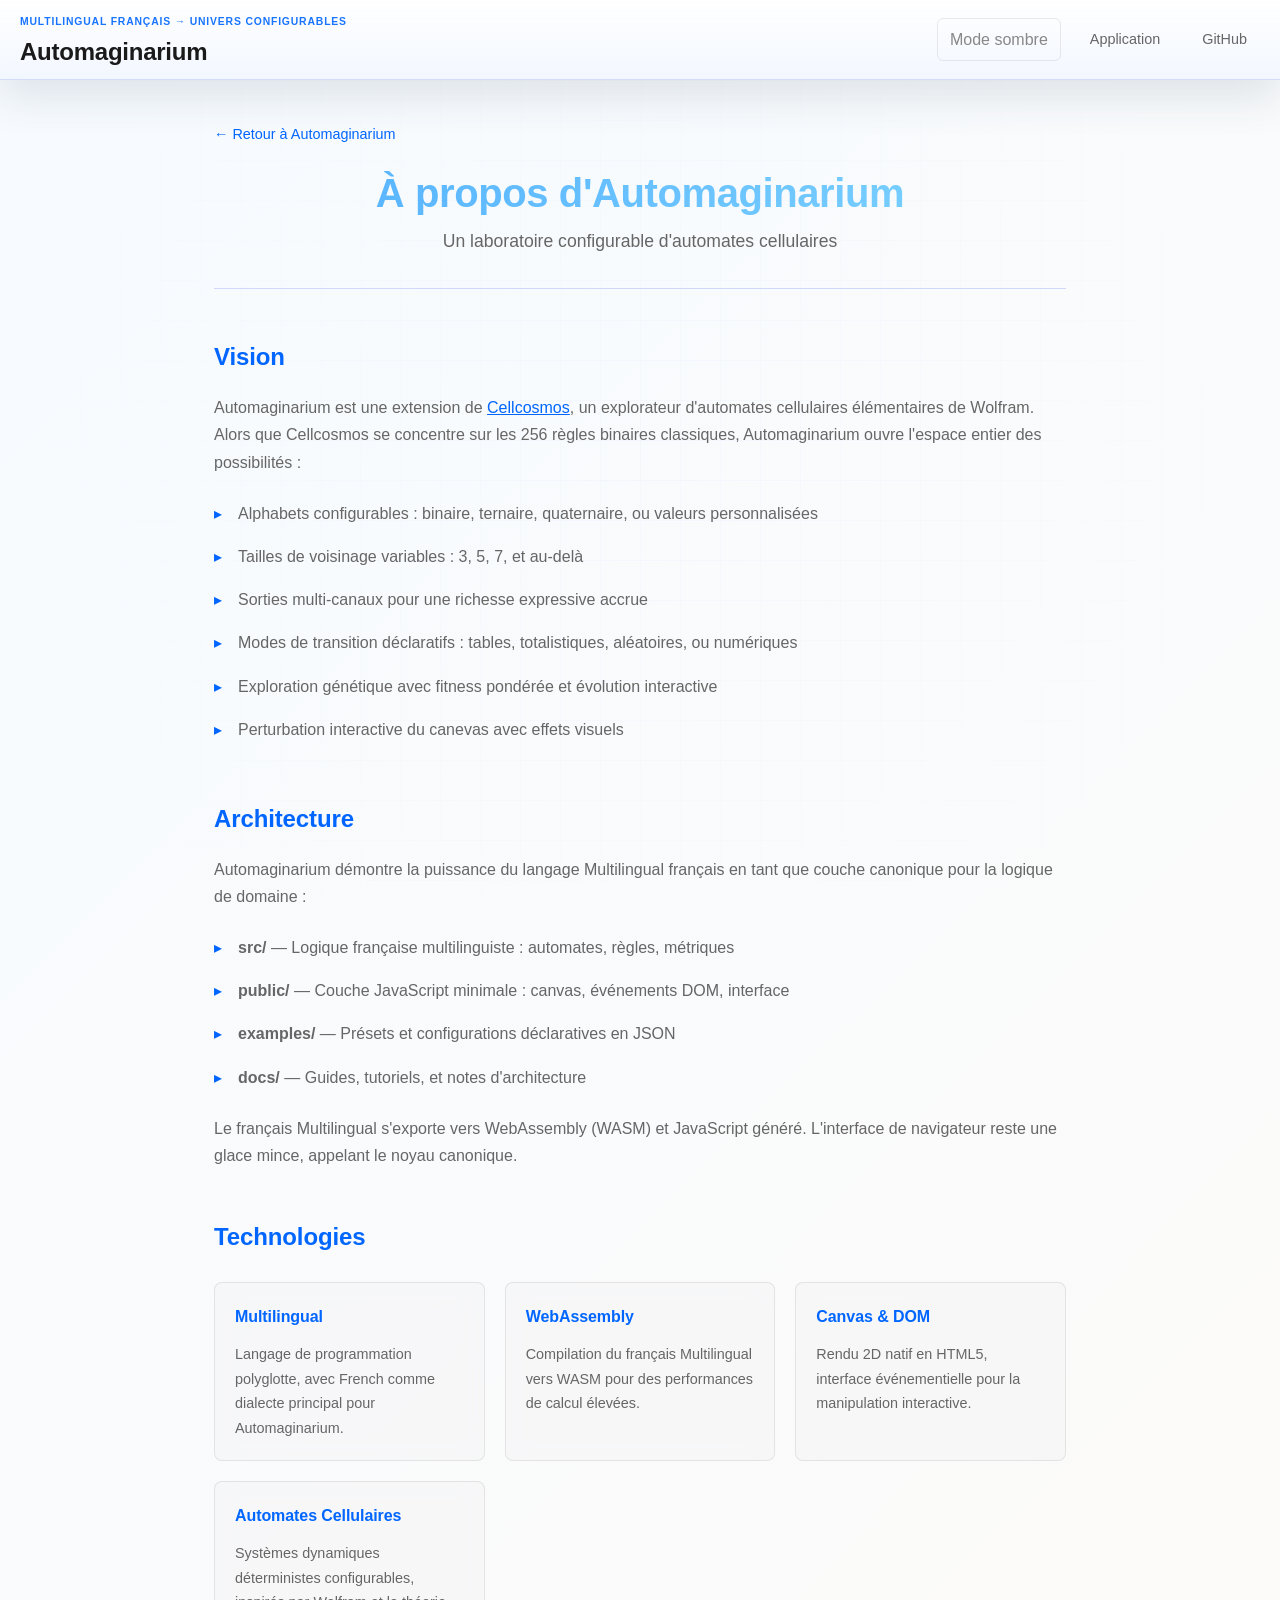
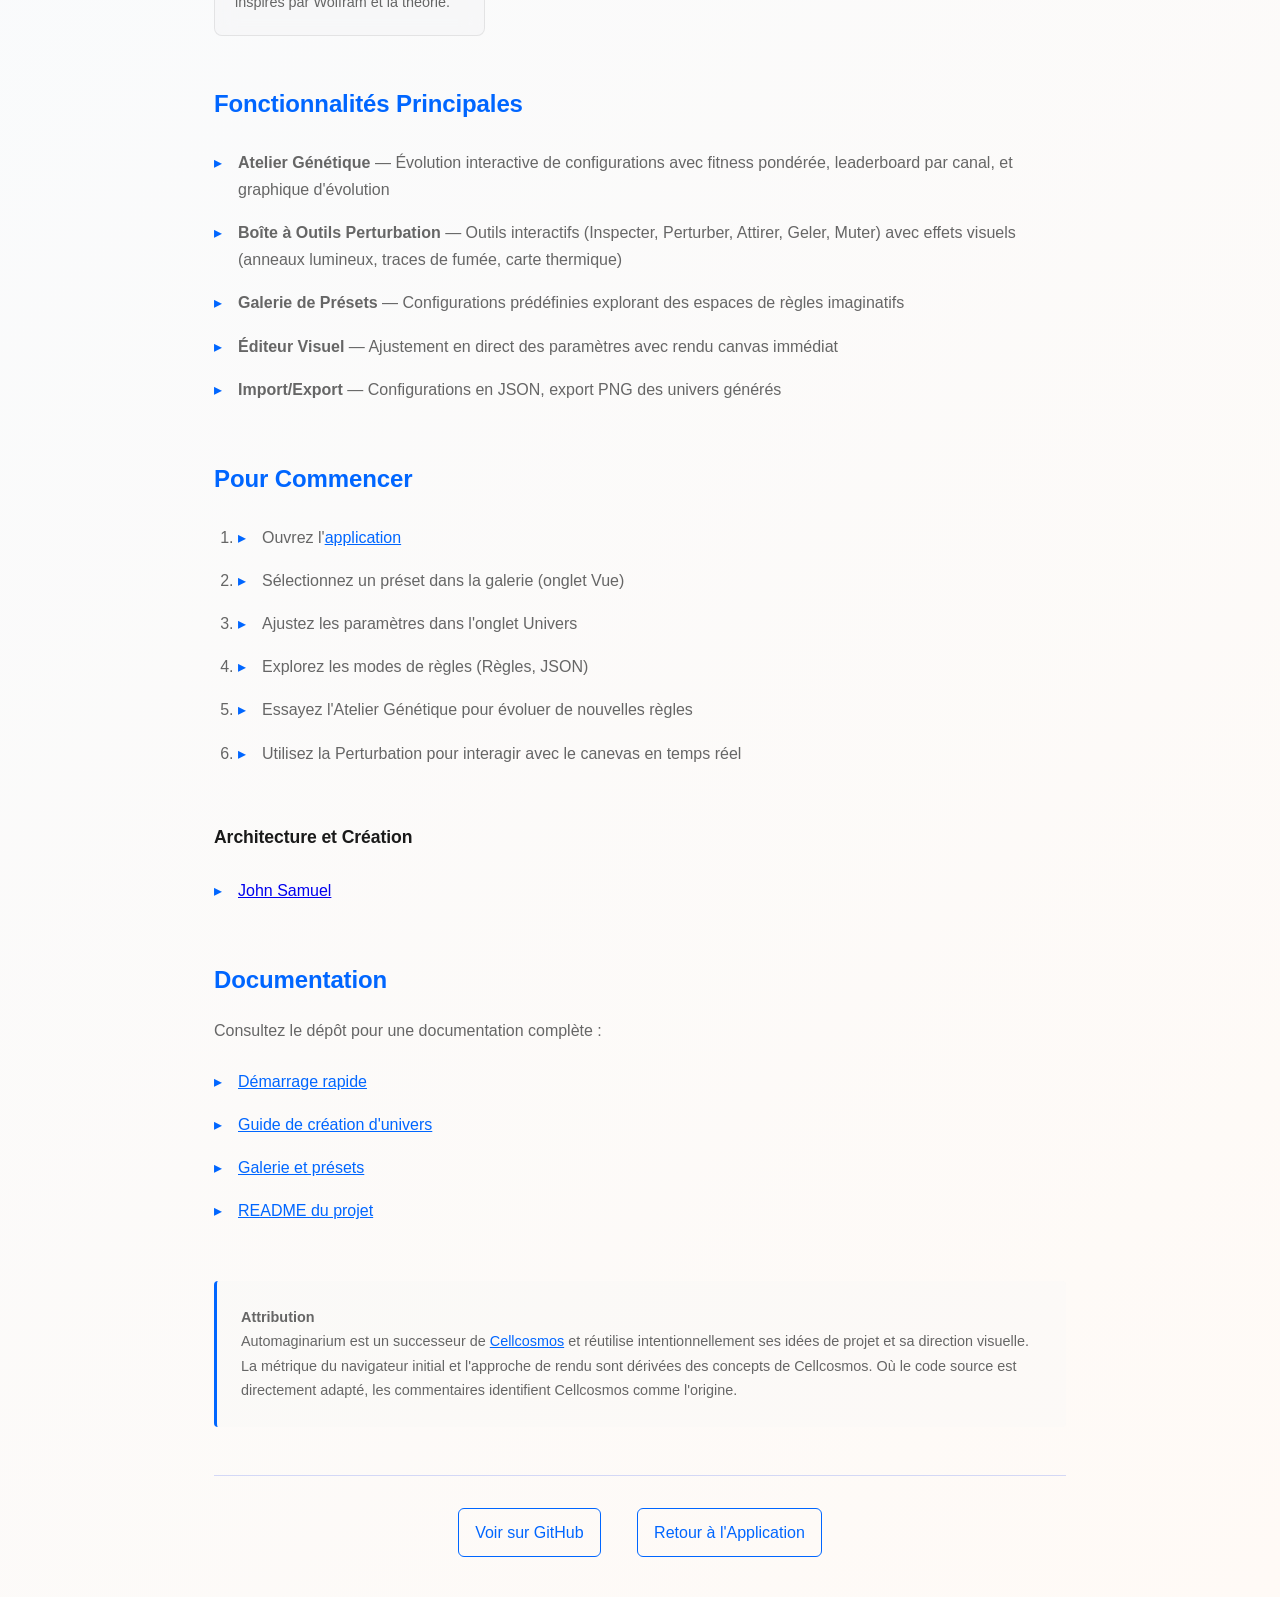
<file: public/apropos.html>
<!doctype html>
<html lang="fr">

  <head>
    <meta charset="utf-8" />
    <meta name="viewport" content="width=device-width, initial-scale=1" />
    <title>À propos — Automaginarium</title>
    <meta name="description"
      content="Découvrez Automaginarium, un laboratoire configurable d'automates cellulaires en Multilingual français." />
    <script>
      (() => {
        const storedTheme = localStorage.getItem("automaginarium-theme");
        const theme = storedTheme || (matchMedia("(prefers-color-scheme: dark)").matches ? "dark" : "light");
        document.documentElement.dataset.theme = theme;
        document.documentElement.style.colorScheme = theme;
      })();
    </script>
    <link rel="stylesheet" href="style.css" />
    <style>
      body {
        background: linear-gradient(135deg, rgba(83, 176, 255, 0.05), rgba(255, 157, 77, 0.05));
      }

      .about-container {
        max-width: 900px;
        margin: 0 auto;
        padding: 40px 24px;
        color: var(--text);
        line-height: 1.7;
      }

      .about-header {
        margin-bottom: 48px;
        text-align: center;
        padding-bottom: 32px;
        border-bottom: 1px solid var(--line-strong);
      }

      .about-header h1 {
        font-size: 2.5rem;
        margin: 0 0 12px 0;
        background: linear-gradient(90deg, #53b0ff, #7dd3ff);
        -webkit-background-clip: text;
        -webkit-text-fill-color: transparent;
        background-clip: text;
      }

      .about-header p {
        font-size: 1.1rem;
        color: var(--text-secondary);
        margin: 0;
      }

      .about-section {
        margin-bottom: 48px;
      }

      .about-section h2 {
        font-size: 1.5rem;
        margin: 0 0 16px 0;
        color: var(--accent);
      }

      .about-section p {
        margin: 12px 0;
        color: var(--text-secondary);
      }

      .about-section ul {
        list-style: none;
        padding-left: 0;
        margin: 16px 0;
      }

      .about-section li {
        padding: 8px 0 8px 24px;
        position: relative;
        color: var(--text-secondary);
      }

      .about-section li:before {
        content: "▸";
        position: absolute;
        left: 0;
        color: var(--accent);
      }

      .tech-stack {
        display: grid;
        grid-template-columns: repeat(auto-fit, minmax(250px, 1fr));
        gap: 20px;
        margin: 24px 0;
      }

      .tech-card {
        padding: 20px;
        background: rgb(var(--panel-rgb) / 0.5);
        border: 1px solid var(--line);
        border-radius: 8px;
        -webkit-backdrop-filter: blur(10px);
        backdrop-filter: blur(10px);
      }

      .tech-card h3 {
        margin: 0 0 12px 0;
        font-size: 1rem;
        color: var(--accent);
      }

      .tech-card p {
        margin: 0;
        font-size: 0.9rem;
        color: var(--text-secondary);
      }

      .links-section {
        margin-top: 48px;
        padding-top: 32px;
        border-top: 1px solid var(--line-strong);
        text-align: center;
      }

      .links-section a {
        display: inline-block;
        margin: 0 16px;
        padding: 10px 16px;
        color: var(--accent);
        text-decoration: none;
        border: 1px solid var(--accent);
        border-radius: 6px;
        transition: all 200ms ease;
      }

      .links-section a:hover {
        background: rgba(83, 176, 255, 0.1);
      }

      .back-link {
        display: inline-flex;
        align-items: center;
        gap: 8px;
        margin-bottom: 24px;
        color: var(--accent);
        text-decoration: none;
        font-size: 0.9rem;
        transition: all 200ms ease;
      }

      .back-link:hover {
        gap: 12px;
      }

      .attribution {
        margin-top: 48px;
        padding: 24px;
        background: rgb(var(--panel-rgb) / 0.3);
        border-left: 3px solid var(--accent);
        border-radius: 4px;
        font-size: 0.9rem;
        color: var(--text-secondary);
      }
    </style>
  </head>

  <body>
    <header class="topbar floating-header">
      <div class="brand-lockup">
        <p class="eyebrow">Multilingual français → univers configurables</p>
        <h1 id="app-title">Automaginarium</h1>
      </div>
      <nav class="header-links">
        <button type="button" class="ghost-btn theme-toggle" data-theme-toggle>Mode sombre</button>
        <a href="index.html" title="Retour à l'application">Application</a>
        <a href="https://github.com/multilingualprogramming/Automaginarium" title="GitHub" target="_blank"
          rel="noopener noreferrer">GitHub</a>
      </nav>
    </header>

    <main class="about-container">
      <a href="index.html" class="back-link">← Retour à Automaginarium</a>

      <div class="about-header">
        <h1>À propos d'Automaginarium</h1>
        <p>Un laboratoire configurable d'automates cellulaires</p>
      </div>

      <div class="about-section">
        <h2>Vision</h2>
        <p>
          Automaginarium est une extension de <a href="https://github.com/multilingualprogramming/cellcosmos"
            style="color: var(--accent);">Cellcosmos</a>,
          un explorateur d'automates cellulaires élémentaires de Wolfram. Alors que Cellcosmos se concentre sur les 256
          règles
          binaires classiques, Automaginarium ouvre l'espace entier des possibilités :
        </p>
        <ul>
          <li>Alphabets configurables : binaire, ternaire, quaternaire, ou valeurs personnalisées</li>
          <li>Tailles de voisinage variables : 3, 5, 7, et au-delà</li>
          <li>Sorties multi-canaux pour une richesse expressive accrue</li>
          <li>Modes de transition déclaratifs : tables, totalistiques, aléatoires, ou numériques</li>
          <li>Exploration génétique avec fitness pondérée et évolution interactive</li>
          <li>Perturbation interactive du canevas avec effets visuels</li>
        </ul>
      </div>

      <div class="about-section">
        <h2>Architecture</h2>
        <p>
          Automaginarium démontre la puissance du langage Multilingual français en tant que couche
          canonique pour la logique de domaine :
        </p>
        <ul>
          <li><strong>src/</strong> — Logique française multilinguiste : automates, règles, métriques</li>
          <li><strong>public/</strong> — Couche JavaScript minimale : canvas, événements DOM, interface</li>
          <li><strong>examples/</strong> — Présets et configurations déclaratives en JSON</li>
          <li><strong>docs/</strong> — Guides, tutoriels, et notes d'architecture</li>
        </ul>
        <p>
          Le français Multilingual s'exporte vers WebAssembly (WASM) et JavaScript généré.
          L'interface de navigateur reste une glace mince, appelant le noyau canonique.
        </p>
      </div>

      <div class="about-section">
        <h2>Technologies</h2>
        <div class="tech-stack">
          <div class="tech-card">
            <h3>Multilingual</h3>
            <p>Langage de programmation polyglotte, avec French comme dialecte principal pour Automaginarium.</p>
          </div>
          <div class="tech-card">
            <h3>WebAssembly</h3>
            <p>Compilation du français Multilingual vers WASM pour des performances de calcul élevées.</p>
          </div>
          <div class="tech-card">
            <h3>Canvas & DOM</h3>
            <p>Rendu 2D natif en HTML5, interface événementielle pour la manipulation interactive.</p>
          </div>
          <div class="tech-card">
            <h3>Automates Cellulaires</h3>
            <p>Systèmes dynamiques déterministes configurables, inspirés par Wolfram et la théorie.</p>
          </div>
        </div>
      </div>

      <div class="about-section">
        <h2>Fonctionnalités Principales</h2>
        <ul>
          <li><strong>Atelier Génétique</strong> — Évolution interactive de configurations avec fitness pondérée,
            leaderboard par canal, et graphique d'évolution</li>
          <li><strong>Boîte à Outils Perturbation</strong> — Outils interactifs (Inspecter, Perturber, Attirer, Geler,
            Muter) avec effets visuels (anneaux lumineux, traces de fumée, carte thermique)</li>
          <li><strong>Galerie de Présets</strong> — Configurations prédéfinies explorant des espaces de règles
            imaginatifs</li>
          <li><strong>Éditeur Visuel</strong> — Ajustement en direct des paramètres avec rendu canvas immédiat</li>
          <li><strong>Import/Export</strong> — Configurations en JSON, export PNG des univers générés</li>
        </ul>
      </div>

      <div class="about-section">
        <h2>Pour Commencer</h2>
        <ol style="padding-left: 24px;">
          <li>Ouvrez l'<a href="index.html" style="color: var(--accent);">application</a></li>
          <li>Sélectionnez un préset dans la galerie (onglet Vue)</li>
          <li>Ajustez les paramètres dans l'onglet Univers</li>
          <li>Explorez les modes de règles (Règles, JSON)</li>
          <li>Essayez l'Atelier Génétique pour évoluer de nouvelles règles</li>
          <li>Utilisez la Perturbation pour interagir avec le canevas en temps réel</li>
        </ol>
      </div>
      <div class="about-section">
        <h3>Architecture et Cr&eacute;ation</h3>
        <ul>
          <li><a href="https://johnsamuel.info/">John Samuel</a></li>
        </ul>
      </div>

      <div class="about-section">
        <h2>Documentation</h2>
        <p>Consultez le dépôt pour une documentation complète :</p>
        <ul>
          <li><a href="https://github.com/multilingualprogramming/Automaginarium/blob/main/docs/quickstart.md"
              style="color: var(--accent);">Démarrage rapide</a></li>
          <li><a href="https://github.com/multilingualprogramming/Automaginarium/blob/main/docs/create-universe.md"
              style="color: var(--accent);">Guide de création d'univers</a></li>
          <li><a href="https://github.com/multilingualprogramming/Automaginarium/blob/main/docs/gallery.md"
              style="color: var(--accent);">Galerie et présets</a></li>
          <li><a href="https://github.com/multilingualprogramming/Automaginarium/blob/main/README.md"
              style="color: var(--accent);">README du projet</a></li>
        </ul>
      </div>

      <div class="attribution">
        <strong>Attribution</strong><br />
        Automaginarium est un successeur de <a href="https://github.com/multilingualprogramming/cellcosmos"
          style="color: var(--accent);">Cellcosmos</a>
        et réutilise intentionnellement ses idées de projet et sa direction visuelle. La métrique du navigateur initial
        et l'approche de rendu
        sont dérivées des concepts de Cellcosmos. Où le code source est directement adapté, les commentaires identifient
        Cellcosmos comme l'origine.
      </div>

      <div class="links-section">
        <a href="https://github.com/multilingualprogramming/Automaginarium">Voir sur GitHub</a>
        <a href="index.html">Retour à l'Application</a>
      </div>
    </main>
    <script src="theme.js"></script>
  </body>

</html>
</file>
<file: public/style.css>
* {
  box-sizing: border-box;
}

/* Theme Variables - Base */
:root,
:root[data-theme="light"] {
  color-scheme: dark light;

  /* Light Mode (default fallback) */
  --bg: #ffffff;
  --bg-rgb: 255 255 255;
  --bg-secondary: #f8f9fa;
  --bg-secondary-rgb: 248 249 250;
  --panel: #f3f4f6;
  --panel-rgb: 243 244 246;
  --text: #1a1a1a;
  --text-secondary: #666666;
  --muted: #888888;
  --line: rgba(0, 0, 0, 0.08);
  --shadow: rgba(0, 0, 0, 0.06);

  --accent: #0066ff;
  --accent-rgb: 0 102 255;
  --accent-2: #00aaff;
  --good: #22c55e;
  --bad: #ef4444;
  --warning: #f59e0b;

  /* Palette Control */
  --palette: cosmic;
  --density: normal;
}

@media (prefers-color-scheme: dark) {
  :root:not([data-theme="light"]) {
    --bg: #05070d;
    --bg-rgb: 5 7 13;
    --bg-secondary: #0a0e17;
    --bg-secondary-rgb: 10 14 23;
    --panel: #101923;
    --panel-rgb: 16 25 35;
    --text: #f6f1e8;
    --text-secondary: #d1d5db;
    --muted: #9fb0bb;
    --line: rgba(255, 255, 255, 0.14);
    --shadow: rgba(0, 0, 0, 0.34);

    --accent: #53b0ff;
    --accent-rgb: 83 176 255;
    --accent-2: #7dd3ff;
    --good: #7bd88f;
    --bad: #ff7d7d;
    --warning: #ffb84d;
  }
}

:root[data-theme="dark"] {
  --bg: #05070d;
  --bg-rgb: 5 7 13;
  --bg-secondary: #0a0e17;
  --bg-secondary-rgb: 10 14 23;
  --panel: #101923;
  --panel-rgb: 16 25 35;
  --text: #f6f1e8;
  --text-secondary: #d1d5db;
  --muted: #9fb0bb;
  --line: rgba(255, 255, 255, 0.14);
  --shadow: rgba(0, 0, 0, 0.34);
  --accent: #53b0ff;
  --accent-rgb: 83 176 255;
  --accent-2: #7dd3ff;
  --good: #7bd88f;
  --bad: #ff7d7d;
  --warning: #ffb84d;
}

/* Palette: Cosmic (default) */
:root[data-palette="cosmic"] {
  --primary-gradient: linear-gradient(135deg, rgba(255, 157, 77, 0.24), rgba(83, 176, 255, 0.18));
  --accent-gradient: linear-gradient(90deg, #53b0ff, #7dd3ff);
}

@media (prefers-color-scheme: light) {
  :root[data-palette="cosmic"] {
    --accent: #0055dd;
    --accent-rgb: 0 85 221;
    --accent-2: #0088ff;
  }
}

/* Palette: Phosphor (sci-fi electric) */
:root[data-palette="phosphor"] {
  --accent: #00ff41;
  --accent-rgb: 0 255 65;
  --accent-2: #00ff8c;
  --good: #39ff14;
  --warning: #ffff00;
  --primary-gradient: linear-gradient(135deg, rgba(0, 255, 65, 0.12), rgba(0, 255, 140, 0.08));
  --accent-gradient: linear-gradient(90deg, #00ff41, #39ff14);
}

@media (prefers-color-scheme: light) {
  :root[data-palette="phosphor"] {
    --accent: #00aa00;
    --accent-rgb: 0 170 0;
    --accent-2: #00dd00;
  }
}

@media (prefers-color-scheme: dark) {
  :root[data-palette="phosphor"] {
    --bg: #0a0a0a;
    --bg-rgb: 10 10 10;
    --panel: #151515;
    --panel-rgb: 21 21 21;
  }
}

/* Palette: Thermal (heat-based) */
:root[data-palette="thermal"] {
  --accent: #ff6b35;
  --accent-rgb: 255 107 53;
  --accent-2: #ff9f5a;
  --good: #f7931e;
  --warning: #ffaa00;
  --primary-gradient: linear-gradient(135deg, rgba(255, 107, 53, 0.16), rgba(255, 159, 90, 0.12));
  --accent-gradient: linear-gradient(90deg, #ff6b35, #ff9f5a, #ffaa00);
}

@media (prefers-color-scheme: light) {
  :root[data-palette="thermal"] {
    --accent: #d83800;
    --accent-rgb: 216 56 0;
    --accent-2: #e85d2b;
  }
}

/* Palette: Bioluminescent */
:root[data-palette="bioluminescent"] {
  --accent: #00ffaa;
  --accent-rgb: 0 255 170;
  --accent-2: #ff00ff;
  --good: #00ff88;
  --warning: #ffaa00;
  --primary-gradient: linear-gradient(135deg, rgba(0, 255, 170, 0.1), rgba(255, 0, 255, 0.08));
  --accent-gradient: linear-gradient(90deg, #00ffaa, #ff00ff, #00ff88);
}

@media (prefers-color-scheme: dark) {
  :root[data-palette="bioluminescent"] {
    --bg: #0d1a15;
    --bg-rgb: 13 26 21;
    --panel: #132020;
    --panel-rgb: 19 32 32;
  }
}

/* Palette: Minimalist */
:root[data-palette="minimalist"] {
  --accent: #333333;
  --accent-rgb: 51 51 51;
  --accent-2: #666666;
  --primary-gradient: linear-gradient(135deg, rgba(100, 100, 100, 0.1), rgba(150, 150, 150, 0.06));
  --accent-gradient: linear-gradient(90deg, #333333, #999999);
}

@media (prefers-color-scheme: light) {
  :root[data-palette="minimalist"] {
    --accent: #1a1a1a;
    --accent-rgb: 26 26 26;
    --accent-2: #4a4a4a;
  }
}

/* Palette: Cyberpunk */
:root[data-palette="cyberpunk"] {
  --accent: #ff006e;
  --accent-rgb: 255 0 110;
  --accent-2: #00f5ff;
  --good: #00d9ff;
  --warning: #ffbe0b;
  --primary-gradient: linear-gradient(135deg, rgba(255, 0, 110, 0.2), rgba(0, 245, 255, 0.16));
  --accent-gradient: linear-gradient(90deg, #ff006e, #00f5ff);
}

@media (prefers-color-scheme: dark) {
  :root[data-palette="cyberpunk"] {
    --bg: #0a0015;
    --bg-rgb: 10 0 21;
    --panel: #1a0025;
    --panel-rgb: 26 0 37;
  }
}

/* Palette: Neutral Tech */
:root[data-palette="neutral-tech"] {
  --accent: #4b5563;
  --accent-rgb: 75 85 99;
  --accent-2: #8892a1;
  --primary-gradient: linear-gradient(135deg, rgba(75, 85, 99, 0.12), rgba(137, 146, 161, 0.08));
  --accent-gradient: linear-gradient(90deg, #4b5563, #8892a1);
}

@media (prefers-color-scheme: light) {
  :root[data-palette="neutral-tech"] {
    --accent: #3a4556;
    --accent-rgb: 58 69 86;
    --accent-2: #5a6b7f;
  }
}

:root[data-theme="light"][data-palette="cosmic"] {
  --accent: #0055dd;
  --accent-rgb: 0 85 221;
  --accent-2: #0088ff;
}

:root[data-theme="dark"][data-palette="cosmic"] {
  --accent: #53b0ff;
  --accent-rgb: 83 176 255;
  --accent-2: #7dd3ff;
}

:root[data-theme="light"][data-palette="phosphor"] {
  --accent: #00aa00;
  --accent-rgb: 0 170 0;
  --accent-2: #00dd00;
}

:root[data-theme="dark"][data-palette="phosphor"] {
  --accent: #00ff41;
  --accent-rgb: 0 255 65;
  --accent-2: #00ff8c;
  --bg: #0a0a0a;
  --bg-rgb: 10 10 10;
  --panel: #151515;
  --panel-rgb: 21 21 21;
}

:root[data-theme="light"][data-palette="thermal"] {
  --accent: #d83800;
  --accent-rgb: 216 56 0;
  --accent-2: #e85d2b;
}

:root[data-theme="dark"][data-palette="thermal"] {
  --accent: #ff6b35;
  --accent-rgb: 255 107 53;
  --accent-2: #ff9f5a;
}

:root[data-theme="dark"][data-palette="bioluminescent"] {
  --bg: #0d1a15;
  --bg-rgb: 13 26 21;
  --panel: #132020;
  --panel-rgb: 19 32 32;
}

:root[data-theme="light"][data-palette="minimalist"] {
  --accent: #1a1a1a;
  --accent-rgb: 26 26 26;
  --accent-2: #4a4a4a;
}

:root[data-theme="dark"][data-palette="minimalist"] {
  --accent: #333333;
  --accent-rgb: 51 51 51;
  --accent-2: #666666;
}

:root[data-theme="dark"][data-palette="cyberpunk"] {
  --bg: #0a0015;
  --bg-rgb: 10 0 21;
  --panel: #1a0025;
  --panel-rgb: 26 0 37;
}

:root[data-theme="light"][data-palette="neutral-tech"] {
  --accent: #3a4556;
  --accent-rgb: 58 69 86;
  --accent-2: #5a6b7f;
}

:root[data-theme="dark"][data-palette="neutral-tech"] {
  --accent: #4b5563;
  --accent-rgb: 75 85 99;
  --accent-2: #8892a1;
}

/* Spacing Scale */
:root {
  --space-xs: 4px;
  --space-sm: 8px;
  --space-md: 12px;
  --space-lg: 16px;
  --space-xl: 24px;
  --space-2xl: 32px;
}

/* Typography */
body {
  margin: 0;
  min-height: 100vh;
  background: var(--primary-gradient), var(--bg);
  color: var(--text);
  font-family: -apple-system, BlinkMacSystemFont, "Segoe UI", Roboto, "Helvetica Neue", sans-serif;
  line-height: 1.6;
  transition: background-color 0.3s ease, color 0.3s ease;
}

button,
input,
select,
textarea {
  font: inherit;
}

h1 {
  font-size: clamp(2rem, 6vw, 3rem);
  line-height: 1.1;
  margin: 0;
  font-weight: 700;
  letter-spacing: -0.01em;
}

h2 {
  font-size: 1.25rem;
  margin: 0 0 var(--space-md);
  font-weight: 600;
  letter-spacing: -0.005em;
}

h3 {
  font-size: 1.1rem;
  margin: 0 0 var(--space-sm);
  font-weight: 600;
  letter-spacing: -0.005em;
}

p {
  margin: 0 0 var(--space-md);
}

code,
pre {
  font-family: "IBM Plex Mono", "JetBrains Mono", Consolas, monospace;
}

/* Form Elements */
input[type="text"],
input[type="number"],
input[type="file"],
select,
textarea {
  background: var(--panel);
  border: 1px solid var(--line);
  color: var(--text);
  border-radius: 6px;
  padding: var(--space-sm) var(--space-md);
  transition: all 0.2s ease;
  font-size: 0.95rem;
}

input[type="text"]:focus,
input[type="number"]:focus,
select:focus,
textarea:focus {
  outline: none;
  border-color: var(--accent);
  box-shadow: 0 0 0 3px rgb(var(--accent-rgb) / 0.1);
}

input[type="text"]::placeholder {
  color: var(--muted);
}

input[type="range"] {
  cursor: pointer;
  height: 6px;
  accent-color: var(--accent);
  border-radius: 3px;
}

input[type="color"] {
  cursor: pointer;
  border-radius: 6px;
  border: 1px solid var(--line);
  transition: all 0.2s ease;
}

input[type="color"]:hover {
  border-color: var(--accent);
  box-shadow: 0 0 8px rgb(var(--accent-rgb) / 0.2);
}

input[type="color"]:focus-visible {
  outline: 2px solid var(--accent);
  outline-offset: 2px;
}

/* Top Navigation */
.topbar {
  display: flex;
  align-items: center;
  justify-content: space-between;
  gap: 24px;
  padding: 12px 24px;
  border-bottom: 1px solid var(--line);
  background: rgb(var(--bg-rgb) / 0.95);
  -webkit-backdrop-filter: blur(10px);
  backdrop-filter: blur(10px);
  position: sticky;
  top: 0;
  z-index: 100;
}

.topbar.floating-header {
  padding: 14px 20px;
  background: linear-gradient(180deg, rgba(6, 4, 18, 0.92), rgba(8, 5, 22, 0.85));
  border-bottom-color: var(--line-strong);
}

.brand-lockup {
  display: flex;
  flex-direction: column;
  gap: 4px;
}

.brand-lockup h1 {
  font-size: 1.5rem;
}

.eyebrow {
  color: var(--accent);
  text-transform: uppercase;
  letter-spacing: 0.08em;
  font-size: 0.65rem;
  font-weight: 700;
  margin: 0 0 var(--space-xs);
  opacity: 0.9;
}

.tab-nav {
  display: flex;
  align-items: center;
  gap: 12px;
  flex: 1;
}

.tab {
  background: none;
  border: none;
  color: var(--muted);
  cursor: pointer;
  padding: var(--space-sm) var(--space-md);
  border-radius: 6px;
  transition: all 0.2s ease;
  font-size: 0.95rem;
  font-weight: 500;
}

.tab:hover {
  background: rgb(var(--accent-rgb) / 0.05);
  color: var(--text);
}

.tab:focus-visible {
  outline: 2px solid var(--accent);
  outline-offset: 2px;
}

.tab.active {
  color: var(--accent);
  background: rgb(var(--accent-rgb) / 0.12);
  border-bottom: 2px solid var(--accent);
}

.tab-link {
  color: var(--accent);
  text-decoration: none;
}

.ghost-btn {
  background: none;
  border: 1px solid var(--line);
  color: var(--muted);
  cursor: pointer;
  padding: 8px 12px;
  border-radius: 6px;
  font-size: 1rem;
  transition: all 0.2s ease;
  display: grid;
  place-items: center;
  min-width: 40px;
  min-height: 40px;
}

.ghost-btn:hover {
  background: var(--panel);
  color: var(--accent);
  border-color: var(--accent);
}

/* Main App Shell */
.app-shell {
  width: 100%;
  margin: 0;
  padding: 0;
}

.app-shell:not(.quantum-workspace) {
  width: min(1480px, 100%);
  margin: 0 auto;
  padding: 24px;
}

/* Hero Band */
.hero-band {
  display: grid;
  grid-template-columns: 1fr;
  gap: var(--space-2xl);
  align-items: end;
  border-bottom: 1px solid var(--line);
  padding-bottom: var(--space-lg);
  margin-bottom: var(--space-xl);
  transition: all 0.3s ease;
}

.hero-band.minimal {
  padding-bottom: var(--space-sm);
  margin-bottom: var(--space-md);
  border-bottom: 1px solid transparent;
}

.hero-indicator {
  display: flex;
  align-items: center;
  gap: var(--space-sm);
  font-size: 0.85rem;
  color: var(--muted);
  height: 28px;
}

.sync-pulse {
  width: 8px;
  height: 8px;
  border-radius: 50%;
  background: var(--good);
  box-shadow: 0 0 8px rgba(34, 197, 94, 0.6);
  animation: pulse 2s cubic-bezier(0.4, 0, 0.6, 1) infinite;
}

@keyframes pulse {

  0%,
  100% {
    opacity: 1;
  }

  50% {
    opacity: 0.5;
  }
}

.lede {
  max-width: 760px;
  color: var(--text-secondary);
  font-size: 1.08rem;
  margin: 0;
  line-height: 1.7;
}

/* Controls */
.quick-controls {
  display: grid;
  grid-template-columns: repeat(auto-fit, minmax(90px, 1fr));
  gap: var(--space-sm);
}

/* Quick Controls Toolbar (below canvas) */
.quick-controls-toolbar {
  display: flex;
  align-items: center;
  gap: var(--space-sm);
  margin-top: var(--space-lg);
  padding: var(--space-md);
  background: rgb(var(--panel-rgb) / 0.5);
  border: 1px solid var(--line);
  border-radius: 8px;
  flex-wrap: wrap;
}

label {
  display: grid;
  gap: 6px;
  color: var(--muted);
  font-size: 0.82rem;
  font-weight: 500;
}

select,
input[type="text"],
input[type="number"],
input[type="range"],
textarea {
  border: 1px solid var(--line);
  background: var(--panel);
  color: var(--text);
  border-radius: 8px;
  transition: all 0.2s ease;
}

select,
input[type="text"],
input[type="number"],
textarea {
  min-height: 42px;
  padding: 0 12px;
}

input[type="range"] {
  cursor: pointer;
  height: 6px;
  padding: 0;
  accent-color: var(--accent);
}

select,
input[type="text"],
input[type="number"] {
  padding: 10px 12px;
}

select:hover,
input[type="text"]:hover,
input[type="number"]:hover,
textarea:hover {
  border-color: var(--accent);
}

select:focus,
input[type="text"]:focus,
input[type="number"]:focus,
textarea:focus {
  outline: none;
  border-color: var(--accent);
  background: var(--panel);
  box-shadow: 0 0 0 2px rgb(var(--accent-rgb) / 0.1);
}

textarea {
  width: 100%;
  min-height: 420px;
  padding: 12px;
  resize: vertical;
  font-family: "IBM Plex Mono", monospace;
  line-height: 1.45;
}

/* Buttons */
button,
.file-button {
  cursor: pointer;
  background: var(--primary-gradient);
  color: var(--text);
  border: 1px solid var(--line);
  border-radius: 8px;
  min-height: 42px;
  padding: 0 16px;
  font-weight: 500;
  transition: all 0.2s ease;
}

button:hover,
.file-button:hover {
  border-color: var(--accent);
  background: var(--primary-gradient);
  box-shadow: 0 4px 12px var(--shadow);
}

button:active {
  opacity: 0.8;
}

.accent-btn {
  background: var(--accent-gradient);
  color: #ffffff;
  border: none;
}

.accent-btn:hover {
  opacity: 0.9;
}

.file-button {
  display: grid;
  place-items: center;
  color: var(--text);
}

.file-button input {
  display: none;
}

/* Workspace Layout */
.workspace {
  display: grid;
  grid-template-columns: minmax(0, 1fr) 360px;
  gap: 18px;
  padding-top: 18px;
  grid-auto-flow: row;
}

.workspace>.quick-controls-toolbar {
  grid-column: 1 / -1;
}

.canvas-column {
  display: grid;
  gap: 12px;
  min-width: 0;
}

.canvas-actions-bar {
  display: flex;
  gap: 10px;
  flex-wrap: wrap;
  align-items: center;
  padding: 0 4px;
}

.canvas-wrap {
  overflow: auto;
  background: linear-gradient(135deg, rgb(var(--bg-secondary-rgb) / 0.8), rgb(var(--bg-secondary-rgb) / 0.6));
  border: 1px solid rgba(255, 255, 255, 0.1);
  border-radius: 12px;
  min-height: 58vh;
  display: grid;
  place-items: center;
  box-shadow: 0 8px 32px rgba(0, 0, 0, 0.2), 0 0 20px rgb(var(--accent-rgb) / 0.1);
  position: relative;
  -webkit-backdrop-filter: blur(8px);
  backdrop-filter: blur(8px);
  transition: all 0.3s ease;
}

.canvas-wrap:hover {
  box-shadow: 0 12px 40px rgba(0, 0, 0, 0.25), 0 0 30px rgb(var(--accent-rgb) / 0.15);
  border-color: rgb(var(--accent-rgb) / 0.2);
}

canvas {
  max-width: 100%;
  image-rendering: pixelated;
  box-shadow: 0 8px 32px var(--shadow);
}

/* Inspector / Sidebar */
.inspector {
  border-left: 1px solid var(--line);
  padding-left: var(--space-lg);
  display: flex;
  flex-direction: column;
  gap: var(--space-lg);
  max-height: calc(100vh - 200px);
  overflow-y: auto;
}


.inspector-tabs {
  display: flex;
  gap: var(--space-md);
  border-bottom: 1px solid var(--line);
  margin-bottom: var(--space-lg);
  flex-wrap: wrap;
  padding-bottom: var(--space-md);
  background: linear-gradient(180deg, rgb(var(--accent-rgb) / 0.05), transparent);
  border-radius: 8px;
  padding: var(--space-md) var(--space-lg) var(--space-md) 0;
}

.inspector-tab-btn {
  background: none;
  border: none;
  color: var(--muted);
  cursor: pointer;
  padding: var(--space-sm) var(--space-md);
  border-bottom: 2px solid transparent;
  border-radius: 6px 6px 0 0;
  transition: all 0.2s ease;
  font-size: 0.85rem;
  font-weight: 600;
  text-transform: capitalize;
  position: relative;
}

.inspector-tab-btn:hover {
  color: var(--text);
  border-bottom-color: rgb(var(--accent-rgb) / 0.3);
  background: rgb(var(--accent-rgb) / 0.08);
}

.inspector-tab-btn:focus-visible {
  outline: 2px solid var(--accent);
  outline-offset: 4px;
}

.inspector-tab-btn.active {
  color: var(--accent);
  border-bottom-color: var(--accent);
  background: rgb(var(--accent-rgb) / 0.12);
  box-shadow: 0 4px 12px rgb(var(--accent-rgb) / 0.15);
}

.inspector-panel {
  display: none;
  animation: fadeInPanel 0.3s ease;
  background: rgb(var(--panel-rgb) / 0.35);
  -webkit-backdrop-filter: blur(10px);
  backdrop-filter: blur(10px);
  border: 1px solid rgba(255, 255, 255, 0.08);
  border-radius: 8px;
  padding: var(--space-lg);
  box-shadow: 0 4px 16px rgba(0, 0, 0, 0.1);
}

.inspector-panel.active {
  display: block;
}

@keyframes fadeInPanel {
  from {
    opacity: 0;
  }

  to {
    opacity: 1;
  }
}

.meta {
  color: var(--muted);
  line-height: 1.5;
  font-size: 0.9rem;
}

.status {
  border: 1px solid var(--line);
  border-radius: 8px;
  padding: 10px;
  color: var(--muted);
  background: var(--panel);
  font-size: 0.9rem;
}

.status.ok {
  color: var(--good);
  border-color: var(--good);
}

.status.error {
  color: var(--bad);
  border-color: var(--bad);
}

/* Rule Table */
.rule-table {
  display: grid;
  grid-template-columns: repeat(2, minmax(0, 1fr));
  gap: 8px;
  margin-top: 18px;
  max-height: 320px;
  overflow: auto;
}

.rule-table span {
  background: var(--panel);
  border: 1px solid var(--line);
  border-radius: 6px;
  padding: 8px;
  color: var(--muted);
  overflow-wrap: anywhere;
  font-size: 0.85rem;
}

.rule-table b {
  color: var(--text);
}

/* Gallery Panel */
.gallery-panel {
  border-top: 1px solid var(--line);
  margin-top: 20px;
  padding-top: 20px;
}

.panel-heading {
  margin-bottom: var(--space-lg);
}

.panel-heading h2 {
  margin-bottom: var(--space-sm);
}

.panel-heading .eyebrow {
  margin-bottom: 0;
}

.inline-heading {
  display: flex;
  align-items: start;
  justify-content: space-between;
  gap: 12px;
}

.preset-gallery {
  display: grid;
  grid-template-columns: repeat(auto-fit, minmax(190px, 1fr));
  gap: 12px;
}

.preset-card {
  display: grid;
  gap: 8px;
  align-content: start;
  text-align: left;
  min-height: 0;
  padding: 12px;
  background: var(--panel);
  border: 1px solid var(--line);
  border-radius: 8px;
  cursor: pointer;
  transition: all 0.2s ease;
}

.preset-card:hover {
  border-color: var(--accent);
  background: rgb(var(--accent-rgb) / 0.05);
  box-shadow: 0 2px 8px var(--shadow);
}

.preset-card.active {
  border-color: var(--accent);
  background: rgb(var(--accent-rgb) / 0.12);
  box-shadow: 0 0 0 1px rgb(var(--accent-rgb) / 0.18), 0 8px 24px var(--shadow);
}

.preset-thumb {
  width: 100%;
  aspect-ratio: 16 / 9;
  height: auto;
  background: var(--bg-secondary);
  border: 1px solid var(--line);
  border-radius: 6px;
}

.preset-card strong {
  color: var(--text);
  font-size: 0.98rem;
}

.preset-card span {
  color: var(--muted);
  font-size: 0.8rem;
  text-transform: uppercase;
}

/* Config Lab */
.config-lab {
  display: grid;
  grid-template-columns: minmax(300px, 0.8fr) minmax(260px, 0.65fr) minmax(420px, 1.2fr);
  gap: 18px;
  padding-top: 10px;
}

.config-panel {
  border-top: 1px solid var(--line);
  padding-top: var(--space-lg);
  margin-bottom: var(--space-2xl);
  background: rgb(var(--panel-rgb) / 0.4);
  -webkit-backdrop-filter: blur(4px);
  backdrop-filter: blur(4px);
  border-radius: 8px;
  padding: var(--space-lg);
  padding: 16px;
  border-radius: 8px;
  border: 1px solid rgba(255, 255, 255, 0.05);
  border-top: 1px solid var(--line);
}

.field-grid {
  display: grid;
  grid-template-columns: repeat(2, minmax(0, 1fr));
  gap: var(--space-md);
}

.compact-fields {
  grid-template-columns: 1fr;
}

.field-grid label {
  display: grid;
  gap: 4px;
  color: var(--muted);
  font-size: 0.75rem;
  font-weight: 500;
  text-transform: uppercase;
  letter-spacing: 0.04em;
}

.field-grid input,
.field-grid select {
  min-height: 36px;
  font-size: 0.9rem;
  border-radius: 6px;
  border: 1px solid var(--line);
  background: rgb(var(--panel-rgb) / 0.6);
  color: var(--text);
  padding: 8px 10px;
  transition: all 0.2s ease;
}

.field-grid input:focus,
.field-grid select:focus {
  border-color: var(--accent);
  background: rgb(var(--panel-rgb) / 0.8);
  box-shadow: 0 0 0 2px rgb(var(--accent-rgb) / 0.1);
  outline: none;
}


.display-panel h3 {
  margin-top: 16px;
}

.rules-panel h3 {
  margin-top: 0;
}

.compact-heading {
  align-items: center;
  margin-bottom: 10px;
}

.replay-panel {
  display: grid;
  gap: 10px;
  margin: 14px 0;
  padding: 12px;
  border: 1px solid var(--line);
  border-radius: 8px;
  background: rgb(var(--panel-rgb) / 0.45);
}

.replay-panel h3 {
  margin: 0;
  font-size: 1rem;
}

#replay-canvas {
  width: 100%;
  height: 90px;
  border: 1px solid var(--line);
  border-radius: 6px;
  background: var(--bg-secondary);
}

.replay-controls {
  justify-content: flex-start;
}

.rules-panel .rule-table {
  margin-top: 12px;
}

.button-row {
  display: flex;
  flex-wrap: wrap;
  gap: 8px;
  justify-content: end;
}

/* Color Palette Selector */
.palette-selector {
  display: grid;
  grid-template-columns: repeat(auto-fit, minmax(80px, 1fr));
  gap: var(--space-sm);
  margin: var(--space-lg) 0;
}

.palette-btn {
  padding: var(--space-sm);
  border: 2px solid transparent;
  border-radius: 6px;
  background: var(--panel);
  color: var(--text);
  cursor: pointer;
  font-size: 0.75rem;
  font-weight: 500;
  text-align: center;
  transition: all 0.2s ease;
  white-space: nowrap;
}

.palette-btn:hover {
  border-color: var(--accent);
  background: rgb(var(--accent-rgb) / 0.05);
}

.palette-btn:focus-visible {
  outline: 2px solid var(--accent);
  outline-offset: 2px;
}

.palette-btn.active {
  border-color: var(--accent);
  background: rgb(var(--accent-rgb) / 0.15);
  font-weight: 700;
}

/* Palette Editor */
.palette-editor {
  display: grid;
  gap: 8px;
  padding: 12px;
  background: rgb(var(--panel-rgb) / 0.7);
  border-radius: 8px;
  border: 1px solid var(--line);
  -webkit-backdrop-filter: blur(8px);
  backdrop-filter: blur(8px);
}

.palette-color-row {
  display: flex;
  align-items: center;
  gap: 8px;
}

.palette-color-row span {
  min-width: 24px;
  font-weight: 500;
  color: var(--text);
  font-size: 0.9rem;
}

.palette-color-row input[type="color"] {
  width: 48px;
  height: 32px;
  cursor: pointer;
  border: 1px solid var(--line);
  border-radius: 4px;
  transition: all 0.2s ease;
  padding: 2px;
}

.palette-color-row input[type="color"]:hover {
  border-color: var(--accent);
  box-shadow: 0 0 8px rgb(var(--accent-rgb) / 0.2);
}

/* Canvas HUD */
.canvas-hud {
  position: absolute;
  top: 12px;
  left: 12px;
  display: grid;
  grid-template-columns: repeat(2, 1fr);
  gap: 8px;
  z-index: 10;
  pointer-events: none;
}

.hud-metric {
  background: rgba(10, 15, 25, 0.85);
  -webkit-backdrop-filter: blur(8px);
  backdrop-filter: blur(8px);
  border: 1px solid rgba(83, 176, 255, 0.3);
  border-radius: 6px;
  padding: 8px 12px;
  font-size: 0.8rem;
  color: var(--muted);
  white-space: nowrap;
}

.hud-metric strong {
  color: var(--accent);
  font-weight: 600;
  margin-right: 4px;
}

.hud-metric.critical strong {
  color: var(--bad);
}

.hud-metric.good strong {
  color: var(--good);
}

/* Canvas Controls Toolbar */
.canvas-controls {
  position: absolute;
  bottom: 60px;
  right: 12px;
  display: flex;
  gap: 6px;
  z-index: 10;
}

/* Canvas Preset Gradients */
.canvas-presets {
  position: absolute;
  bottom: 12px;
  left: 12px;
  right: 12px;
  display: flex;
  align-items: center;
  gap: 8px;
  z-index: 10;
  flex-wrap: wrap;
}

.canvas-control-btn {
  padding: var(--space-sm) var(--space-md);
  min-height: 36px;
  background: rgba(10, 15, 25, 0.85);
  -webkit-backdrop-filter: blur(12px);
  backdrop-filter: blur(12px);
  border: 1px solid rgb(var(--accent-rgb) / 0.4);
  border-radius: 8px;
  color: var(--accent);
  cursor: pointer;
  font-size: 0.85rem;
  font-weight: 500;
  transition: all 0.2s ease;
  display: inline-flex;
  align-items: center;
  justify-content: center;
  white-space: nowrap;
  box-shadow: 0 0 12px rgb(var(--accent-rgb) / 0.1);
}

.canvas-control-btn:hover {
  background: rgba(10, 15, 25, 0.95);
  border-color: var(--accent);
  box-shadow: 0 4px 16px rgb(var(--accent-rgb) / 0.3), 0 0 16px rgb(var(--accent-rgb) / 0.15);
}

.canvas-control-btn:focus-visible {
  outline: 2px solid var(--accent);
  outline-offset: 2px;
}

.canvas-control-btn:active {
  transform: scale(0.96);
}

.canvas-zoom-display {
  padding: 8px 10px;
  min-height: 36px;
  border: none;
  background: none;
  color: var(--muted);
  cursor: default;
  font-size: 0.85rem;
  display: grid;
  place-items: center;
}

/* Glassmorphism Panel */
.glass-panel {
  background: rgb(var(--panel-rgb) / 0.6);
  -webkit-backdrop-filter: blur(10px);
  backdrop-filter: blur(10px);
  border: 1px solid rgba(255, 255, 255, 0.1);
  border-radius: 12px;
}

/* Advanced Sidebar Tabs */
.sidebar-tabs {
  display: flex;
  flex-direction: column;
  gap: 2px;
}

.sidebar-tab-group {
  border-bottom: 1px solid var(--line);
  padding-bottom: 8px;
  margin-bottom: 8px;
}

.sidebar-tab-group:last-child {
  border-bottom: none;
}

.sidebar-tab-group-title {
  font-size: 0.7rem;
  text-transform: uppercase;
  letter-spacing: 0.05em;
  color: var(--muted);
  font-weight: 600;
  margin-bottom: 8px;
  padding: 0 4px;
}

.sidebar-sub-tabs {
  display: flex;
  gap: 4px;
  flex-wrap: wrap;
}

.sidebar-sub-tab {
  flex: 1;
  min-width: 60px;
  padding: 6px 8px;
  background: var(--panel);
  border: 1px solid var(--line);
  border-radius: 4px;
  color: var(--muted);
  font-size: 0.75rem;
  cursor: pointer;
  transition: all 0.2s ease;
  text-align: center;
}

.sidebar-sub-tab:hover {
  background: rgb(var(--accent-rgb) / 0.05);
  border-color: var(--accent);
  color: var(--text);
}

.sidebar-sub-tab.active {
  background: rgb(var(--accent-rgb) / 0.15);
  border-color: var(--accent);
  color: var(--accent);
  font-weight: 600;
}

/* Metric Cards */
.metric-card {
  padding: 12px;
  background: var(--panel);
  border: 1px solid var(--line);
  border-radius: 6px;
  text-align: center;
}

.metric-card .metric-value {
  font-size: 1.5rem;
  font-weight: 700;
  color: var(--accent);
  margin: 6px 0;
}

.metric-card .metric-label {
  font-size: 0.75rem;
  text-transform: uppercase;
  color: var(--muted);
  letter-spacing: 0.03em;
}

/* Status Indicators */
.status-indicator {
  display: inline-flex;
  align-items: center;
  gap: 6px;
  padding: 6px 10px;
  background: var(--panel);
  border-radius: 4px;
  font-size: 0.85rem;
}

.status-dot {
  width: 8px;
  height: 8px;
  border-radius: 50%;
  box-shadow: 0 0 4px currentColor;
}

.status-dot.ok {
  background: var(--good);
  color: var(--good);
}

.status-dot.error {
  background: var(--bad);
  color: var(--bad);
}

.status-dot.warning {
  background: var(--warning);
  color: var(--warning);
}


.preset-ocean {
  background: linear-gradient(90deg, #000000 0%, #0066ff 50%, #ffffff 100%);
}

.preset-sunset {
  background: linear-gradient(90deg, #1a0033 0%, #ff006e 50%, #ffaa00 100%);
}

.preset-biolum {
  background: linear-gradient(90deg, #005f87 0%, #00ffaa 50%, #ffffff 100%);
}

.preset-thermal {
  background: linear-gradient(90deg, #001a4d 0%, #0066ff 50%, #ffaa00 100%);
}

/* Utility Classes */
.spacing-sm {
  margin-bottom: 8px;
}

.spacing-md {
  margin-bottom: 12px;
}

.spacing-lg {
  margin-bottom: 16px;
}

.spacing-xl {
  margin-bottom: 24px;
}

/* Phase 3: Animation Controls */
.divider {
  width: 1px;
  height: 24px;
  background: rgba(83, 176, 255, 0.2);
  border-radius: 2px;
}

.canvas-speed-slider {
  cursor: pointer;
  height: 4px;
  accent-color: var(--accent);
  width: 100px;
}

.canvas-speed-display {
  padding: 8px 10px;
  min-height: 36px;
  border: none;
  background: none;
  color: var(--muted);
  font-size: 0.85rem;
  display: grid;
  place-items: center;
  min-width: 40px;
}

.hidden {
  display: none !important;
}

.hidden-preset {
  display: none !important;
}

/* Phase 3: Analytics Panel */
.analytics-panel {
  overflow-y: auto;
  max-height: 600px;
}

.analytics-grid {
  display: grid;
  grid-template-columns: 1fr;
  gap: var(--space-md);
  margin: var(--space-lg) 0;
}

.analytics-card {
  padding: var(--space-md);
  background: var(--panel);
  border: 1px solid var(--line);
  border-radius: 6px;
  transition: all 0.2s ease;
}

.analytics-card:hover {
  border-color: rgb(var(--accent-rgb) / 0.3);
  background: rgb(var(--accent-rgb) / 0.02);
}

.analytics-label {
  display: block;
  font-size: 0.75rem;
  text-transform: uppercase;
  color: var(--muted);
  letter-spacing: 0.03em;
  margin-bottom: 6px;
}

.analytics-value {
  display: flex;
  align-items: baseline;
  gap: 4px;
  margin-bottom: 8px;
}

.analytics-value span:first-child {
  font-size: 1.5rem;
  font-weight: 700;
  color: var(--accent);
}

.analytics-unit {
  font-size: 0.7rem;
  color: var(--muted);
}

.analytics-bar {
  height: 4px;
  background: var(--bg-secondary);
  border-radius: 2px;
  overflow: hidden;
}

.analytics-bar-fill {
  height: 100%;
  background: linear-gradient(90deg, var(--accent), var(--accent-2));
  width: 0%;
  transition: width 0.3s ease;
  border-radius: 2px;
}

.analytics-export {
  margin-top: 12px;
  border-top: 1px solid var(--line);
  padding-top: 12px;
}

.analytics-export button {
  width: 100%;
  padding: 8px;
  background: rgb(var(--accent-rgb) / 0.1);
  border: 1px solid var(--accent);
  color: var(--accent);
  border-radius: 6px;
  cursor: pointer;
  font-size: 0.85rem;
  transition: all 0.2s ease;
}

.analytics-export button:hover {
  background: rgb(var(--accent-rgb) / 0.2);
}

/* Phase 3: Advanced Settings Panel */
.advanced-panel {
  overflow-y: auto;
  max-height: 600px;
}

.advanced-section {
  margin-bottom: 16px;
}

.checkbox-label {
  display: flex;
  align-items: center;
  gap: 8px;
  padding: 8px;
  cursor: pointer;
  border-radius: 4px;
  transition: all 0.2s ease;
}

.checkbox-label:hover {
  background: var(--panel);
}

.checkbox-label input[type="checkbox"] {
  cursor: pointer;
  width: 18px;
  height: 18px;
  accent-color: var(--accent);
}

.checkbox-label span {
  font-size: 0.9rem;
  color: var(--text);
  flex: 1;
}

.scheme-controls {
  display: grid;
  grid-template-columns: repeat(3, 1fr);
  gap: 8px;
  margin: 12px 0;
}

.scheme-controls button {
  padding: 8px;
  background: rgb(var(--accent-rgb) / 0.1);
  border: 1px solid var(--accent);
  color: var(--accent);
  border-radius: 6px;
  cursor: pointer;
  font-size: 0.8rem;
  transition: all 0.2s ease;
}

.scheme-controls button:hover {
  background: rgb(var(--accent-rgb) / 0.2);
  box-shadow: 0 2px 8px rgb(var(--accent-rgb) / 0.1);
}

.saved-schemes-list {
  margin-top: 12px;
  border-top: 1px solid var(--line);
  padding-top: 12px;
}

.scheme-item {
  display: flex;
  align-items: center;
  justify-content: space-between;
  padding: 8px;
  background: var(--bg-secondary);
  border-radius: 4px;
  margin-bottom: 6px;
  font-size: 0.85rem;
}

.scheme-item-name {
  color: var(--text);
  flex: 1;
}

.scheme-item-actions {
  display: flex;
  gap: 4px;
}

.scheme-item-actions button {
  padding: 4px 8px;
  background: none;
  border: 1px solid var(--line);
  color: var(--muted);
  border-radius: 3px;
  cursor: pointer;
  font-size: 0.75rem;
  transition: all 0.2s ease;
}

.scheme-item-actions button:hover {
  border-color: var(--accent);
  color: var(--accent);
}

/* Phase 3: Command Palette */
.command-palette {
  position: fixed;
  top: 0;
  left: 0;
  right: 0;
  bottom: 0;
  background: rgba(0, 0, 0, 0.5);
  display: none;
  align-items: flex-start;
  justify-content: center;
  padding-top: 20%;
  z-index: 1000;
  -webkit-backdrop-filter: blur(4px);
  backdrop-filter: blur(4px);
  animation: fadeIn 0.2s ease;
}

.command-palette.active {
  display: flex;
}

@keyframes fadeIn {
  from {
    background: rgba(0, 0, 0, 0);
  }

  to {
    background: rgba(0, 0, 0, 0.5);
  }
}

.command-palette-content {
  width: 90%;
  max-width: 600px;
  background: var(--panel);
  border: 1px solid var(--line);
  border-radius: 12px;
  box-shadow: 0 20px 60px rgba(0, 0, 0, 0.3);
  overflow: hidden;
  animation: slideUp 0.3s ease;
}

@keyframes slideUp {
  from {
    filter: opacity(0);
    transform: translateY(-20px);
  }

  to {
    filter: opacity(1);
    transform: translateY(0);
  }
}

.command-input {
  width: 100%;
  padding: var(--space-lg);
  border: none;
  background: none;
  color: var(--text);
  font-size: 1rem;
  font-weight: 500;
  border-bottom: 1px solid var(--line);
  outline: none;
}

.command-input::placeholder {
  color: var(--muted);
}

.command-results {
  max-height: 400px;
  overflow-y: auto;
}

.command-result {
  padding: var(--space-md) var(--space-lg);
  border-bottom: 1px solid var(--line);
  cursor: pointer;
  transition: all 0.15s ease;
  display: flex;
  align-items: center;
  gap: var(--space-md);
}

.command-result:last-child {
  border-bottom: none;
}

.command-result:hover,
.command-result.selected {
  background: rgb(var(--accent-rgb) / 0.1);
}

.command-result-title {
  font-size: 0.95rem;
  color: var(--text);
  font-weight: 500;
  flex: 1;
}

.command-result-desc {
  font-size: 0.8rem;
  color: var(--muted);
}

.command-result-icon {
  font-size: 1.2rem;
}

/* Phase 3: Visual Effects */
@keyframes float {

  0%,
  100% {
    filter: drop-shadow(0 2px 4px rgba(0, 0, 0, 0.1));
  }

  50% {
    filter: drop-shadow(0 6px 12px rgba(0, 0, 0, 0.15));
  }
}

@keyframes glow {

  0%,
  100% {
    filter: drop-shadow(0 0 8px rgb(var(--accent-rgb) / 0.3));
  }

  50% {
    filter: drop-shadow(0 0 16px rgb(var(--accent-rgb) / 0.6));
  }
}

@keyframes shimmer {
  0% {
    filter: brightness(1);
  }

  50% {
    filter: brightness(1.2);
  }

  100% {
    filter: brightness(1);
  }
}

.status-indicator.pulse {
  animation: glow 2s ease-in-out infinite;
}

.button:active {
  transform: scale(0.98);
}

button {
  transition: all 0.2s ease;
}

button:active {
  transform: scale(0.98);
}

/* Canvas Particle Effect Container */
.particle-canvas {
  position: absolute;
  top: 0;
  left: 0;
  pointer-events: none;
  opacity: 0.6;
}

/* File Button Styling */
.file-button {
  display: inline-flex;
  align-items: center;
  gap: 4px;
  padding: 6px 12px;
  background: rgb(var(--accent-rgb) / 0.1);
  border: 1px solid var(--accent);
  border-radius: 6px;
  color: var(--accent);
  cursor: pointer;
  font-size: 0.85rem;
  transition: all 0.2s ease;
}

.file-button:hover {
  background: rgb(var(--accent-rgb) / 0.2);
}

.file-button input[type="file"] {
  display: none;
}

/* Visual Enhancements */
section {
  transition: background-color 0.3s ease;
}

.preset-card {
  cursor: pointer;
}

/* Responsive Design */
@media (max-width: 1100px) {

  .hero-band,
  .workspace,
  .config-lab {
    grid-template-columns: 1fr;
  }

  .quick-controls {
    min-width: 0;
  }

  .inspector {
    border-left: 0;
    padding-left: 0;
  }

  .topbar {
    flex-wrap: wrap;
  }

  .tab-nav {
    width: 100%;
  }
}

@media (max-width: 640px) {

  .field-grid,
  .quick-controls,
  .palette-selector {
    grid-template-columns: 1fr;
  }

  .app-shell {
    padding: 16px;
  }

  .topbar {
    padding: 12px 16px;
  }

  .hero-band {
    gap: 12px;
  }

  .quick-controls {
    min-width: 0;
  }
}

/* Accessibility */
@media (prefers-reduced-motion: reduce) {
  * {
    animation-duration: 0.01ms !important;
    animation-iteration-count: 1 !important;
    transition-duration: 0.01ms !important;
  }
}

/* Interface Refresh: Futuristic Lab - QUANTUM DESIGN */
:root {
  --bg-deep: #0a0620;
  --bg-elevated: rgba(12, 8, 30, 0.88);
  --panel-strong: rgba(20, 12, 40, 0.82);
  --line-strong: rgba(138, 43, 226, 0.28);
  --line-cyan: rgba(0, 255, 200, 0.18);
  --line-magenta: rgba(255, 0, 127, 0.16);
  --glow-soft: 0 18px 48px rgba(0, 0, 0, 0.35);
  --glow-accent: 0 0 24px rgba(138, 43, 226, 0.25);
  --glow-cyan: 0 0 20px rgba(0, 255, 200, 0.4);
  --glow-magenta: 0 0 20px rgba(255, 0, 127, 0.35);
  --accent-quantum-purple: #8a2be2;
  --accent-quantum-cyan: #00ffc8;
  --accent-quantum-magenta: #ff007f;
  --body-radial-1: rgba(138, 43, 226, 0.2);
  --body-radial-2: rgba(0, 255, 200, 0.12);
  --body-radial-3: rgba(255, 0, 127, 0.08);
  --body-layer-base: linear-gradient(180deg, rgba(10, 6, 25, 0.99), rgba(12, 8, 32, 0.97));
  --grid-line-1: rgba(138, 43, 226, 0.06);
  --grid-line-2: rgba(0, 255, 200, 0.04);
  --topbar-bg-strong: rgba(6, 10, 22, 0.78);
}

:root[data-theme="light"] {
  --bg-deep: #edf4ff;
  --bg-elevated: rgba(255, 255, 255, 0.84);
  --panel-strong: rgba(244, 247, 255, 0.9);
  --line-strong: rgba(67, 97, 238, 0.22);
  --line-cyan: rgba(0, 136, 255, 0.14);
  --line-magenta: rgba(255, 0, 127, 0.12);
  --glow-soft: 0 18px 40px rgba(51, 65, 85, 0.12);
  --glow-accent: 0 0 18px rgba(67, 97, 238, 0.16);
  --glow-cyan: 0 0 18px rgba(0, 136, 255, 0.18);
  --glow-magenta: 0 0 18px rgba(255, 0, 127, 0.16);
  --body-radial-1: rgba(67, 97, 238, 0.12);
  --body-radial-2: rgba(0, 136, 255, 0.1);
  --body-radial-3: rgba(255, 157, 77, 0.08);
  --body-layer-base: linear-gradient(180deg, rgba(255, 255, 255, 0.98), rgba(237, 244, 255, 0.95));
  --grid-line-1: rgba(67, 97, 238, 0.06);
  --grid-line-2: rgba(0, 136, 255, 0.04);
  --topbar-bg-strong: rgba(255, 255, 255, 0.82);
}

body {
  background:
    radial-gradient(circle at top left, var(--body-radial-1), transparent 35%),
    radial-gradient(circle at top right, var(--body-radial-2), transparent 40%),
    radial-gradient(ellipse at bottom center, var(--body-radial-3), transparent 50%),
    var(--body-layer-base),
    var(--bg);
  font-family: "Bahnschrift", "Aptos", "Segoe UI Variable", "Trebuchet MS", sans-serif;
  position: relative;
}

body::before {
  content: "";
  position: fixed;
  inset: 0;
  background-image:
    linear-gradient(var(--grid-line-1) 1px, transparent 1px),
    linear-gradient(90deg, var(--grid-line-2) 1px, transparent 1px);
  background-size: 40px 40px;
  -webkit-mask-image: radial-gradient(circle at center, black, transparent 85%);
  mask-image: radial-gradient(circle at center, black, transparent 85%);
  pointer-events: none;
  opacity: 0.5;
}

code,
pre,
textarea {
  font-family: "Cascadia Code", "JetBrains Mono", Consolas, monospace;
}

.topbar,
.config-panel,
.quick-controls-toolbar,
.canvas-wrap,
.preset-card,
.command-palette-content {
  box-shadow: var(--glow-soft);
}

.topbar {
  background: var(--topbar-bg-strong);
  border-bottom: 1px solid var(--line-strong);
}

.app-shell {
  position: relative;
  z-index: 1;
}

.hero-band {
  grid-template-columns: minmax(0, 1.4fr) minmax(300px, 0.9fr);
  align-items: stretch;
  gap: 18px;
  border-bottom: 1px solid var(--line-strong);
}

.hero-copy,
.hero-signals {
  background: var(--bg-elevated);
  border: 1px solid var(--line-strong);
  border-radius: 18px;
  padding: 20px;
  -webkit-backdrop-filter: blur(16px);
  backdrop-filter: blur(16px);
}

.hero-copy {
  position: relative;
  overflow: hidden;
}

.hero-copy::after {
  content: "";
  position: absolute;
  inset: auto -40px -60px auto;
  width: 180px;
  height: 180px;
  border-radius: 50%;
  background: radial-gradient(circle, rgba(83, 176, 255, 0.3), transparent 70%);
  pointer-events: none;
}

.hero-signals {
  display: grid;
  gap: 12px;
}

.hero-signal-card {
  padding: 14px 16px;
  border-radius: 14px;
  border: 1px solid rgba(125, 211, 255, 0.18);
  background: linear-gradient(180deg, rgba(11, 18, 34, 0.94), rgba(9, 14, 26, 0.88));
}

.hero-signal-card strong {
  display: block;
  color: var(--text);
  font-size: 1rem;
}

.hero-signal-label {
  display: block;
  margin-bottom: 6px;
  text-transform: uppercase;
  letter-spacing: 0.08em;
  font-size: 0.7rem;
  color: var(--accent-2);
}

.workspace {
  gap: 24px;
}

.canvas-wrap {
  background:
    radial-gradient(circle at center, rgba(83, 176, 255, 0.1), transparent 55%),
    linear-gradient(180deg, rgba(6, 10, 22, 0.96), rgba(10, 17, 31, 0.92));
  border: 1px solid var(--line-strong);
  border-radius: 22px;
  min-height: 64vh;
  overflow: hidden;
}

.canvas-aura {
  position: absolute;
  inset: 0;
  background:
    radial-gradient(circle at 25% 18%, rgba(83, 176, 255, 0.18), transparent 35%),
    radial-gradient(circle at 80% 70%, rgba(255, 157, 77, 0.14), transparent 30%),
    radial-gradient(ellipse at 50% 50%, rgba(0, 255, 170, 0.06), transparent 60%);
  pointer-events: none;
  animation: auraFlow 8s ease-in-out infinite;
}

@keyframes auraFlow {

  0%,
  100% {
    opacity: 0.8;
  }

  50% {
    opacity: 1;
  }
}

canvas {
  position: relative;
  z-index: 1;
  border-radius: 14px;
  box-shadow: var(--glow-accent);
}

.canvas-story {
  position: absolute;
  left: 16px;
  bottom: 16px;
  z-index: 10;
  width: min(420px, calc(100% - 32px));
  padding: 16px 18px;
  background: rgba(8, 14, 27, 0.76);
  border: 1px solid var(--line-strong);
}

.canvas-story strong {
  display: block;
  margin-bottom: 6px;
  color: var(--text);
  font-size: 1rem;
}

.canvas-story p {
  margin: 0;
  color: var(--text-secondary);
  font-size: 0.9rem;
}

.live-badge {
  display: inline-flex;
  align-items: center;
  gap: 8px;
  margin-bottom: 10px;
  padding: 6px 10px;
  border-radius: 999px;
  background: rgba(83, 176, 255, 0.14);
  color: var(--accent-2);
  text-transform: uppercase;
  letter-spacing: 0.08em;
  font-size: 0.68rem;
  font-weight: 700;
}

.sync-indicator {
  display: inline-flex;
  align-items: center;
  gap: 10px;
  margin-right: auto;
  padding: 10px 14px;
  border-radius: 999px;
  background: rgba(8, 14, 27, 0.74);
  border: 1px solid var(--line-strong);
  color: var(--text-secondary);
  min-height: 42px;
}

.sync-indicator-dot {
  width: 10px;
  height: 10px;
  border-radius: 50%;
  background: #7dd3ff;
  box-shadow: 0 0 10px rgba(125, 211, 255, 0.7);
}

.sync-indicator-dot[data-state="pending"] {
  background: #fbbf24;
  box-shadow: 0 0 12px rgba(251, 191, 36, 0.8);
}

.sync-indicator-dot[data-state="error"] {
  background: #ff7d7d;
  box-shadow: 0 0 12px rgba(255, 125, 125, 0.85);
}

.quick-controls-toolbar {
  background: rgba(9, 15, 28, 0.72);
  border: 1px solid var(--line-strong);
  border-radius: 18px;
}

.inspector {
  padding-left: 20px;
  border-left: 1px solid var(--line-strong);
}

.inspector-tabs {
  border-bottom-color: var(--line-strong);
}

.lab-intro {
  grid-column: 1 / -1;
  background:
    linear-gradient(135deg, rgba(83, 176, 255, 0.12), rgba(255, 157, 77, 0.08)),
    rgba(8, 14, 27, 0.78);
  border-color: var(--line-strong);
}

.flow-pills {
  display: flex;
  flex-wrap: wrap;
  gap: 10px;
  align-self: center;
}

.flow-pill {
  display: inline-flex;
  align-items: center;
  gap: 8px;
  padding: 10px 14px;
  border-radius: 999px;
  background: rgba(9, 17, 31, 0.9);
  border: 1px solid rgba(125, 211, 255, 0.18);
  color: var(--text);
  font-size: 0.82rem;
  font-weight: 600;
}

.flow-pill+.flow-pill::before {
  content: "->";
  margin-right: 8px;
  color: var(--accent-2);
}

.config-lab {
  grid-template-columns: minmax(320px, 0.95fr) minmax(300px, 0.85fr) minmax(380px, 1.1fr);
  gap: 22px;
}

.config-panel {
  position: relative;
  overflow: hidden;
  background:
    linear-gradient(180deg, rgba(10, 16, 30, 0.92), rgba(11, 18, 32, 0.82));
  border: 1px solid var(--line-strong);
  border-top: 1px solid var(--line-strong);
  border-radius: 20px;
  padding: 18px;
}

.source-panel::before {
  content: "";
  position: absolute;
  inset: 0 auto 0 0;
  width: 4px;
  border-radius: 20px 0 0 20px;
}

.source-panel-universe::before {
  background: linear-gradient(180deg, #7dd3ff, rgba(125, 211, 255, 0.2));
}

.source-panel-rules::before {
  background: linear-gradient(180deg, #ff9d4d, rgba(255, 157, 77, 0.2));
}

.expert-panel {
  background:
    linear-gradient(180deg, rgba(16, 18, 28, 0.92), rgba(13, 15, 22, 0.84));
}

.live-summary-card {
  margin-bottom: 16px;
  padding: 14px 16px;
  border-radius: 16px;
  background: rgba(8, 14, 27, 0.78);
  border: 1px solid rgba(125, 211, 255, 0.18);
}

.live-summary-card strong {
  display: block;
  color: var(--text);
  font-size: 0.96rem;
}

.live-summary-label {
  display: inline-block;
  margin-bottom: 6px;
  color: var(--accent-2);
  font-size: 0.7rem;
  text-transform: uppercase;
  letter-spacing: 0.08em;
}

.transition-surface {
  display: grid;
  gap: 14px;
  margin-bottom: 16px;
}

.transition-signals {
  display: grid;
  gap: 10px;
}

.transition-signal-card {
  padding: 12px 14px;
  border-radius: 14px;
  background: rgba(255, 255, 255, 0.03);
  border: 1px solid rgba(125, 211, 255, 0.12);
}

.transition-signal-card strong {
  display: block;
  margin-bottom: 4px;
  color: var(--text);
  overflow-wrap: anywhere;
}

.transition-signal-card p {
  margin: 0;
  color: var(--text-secondary);
  overflow-wrap: anywhere;
  font-size: 0.84rem;
}

.transition-signal-label {
  display: inline-block;
  margin-bottom: 6px;
  color: #ffb84d;
  font-size: 0.68rem;
  text-transform: uppercase;
  letter-spacing: 0.08em;
}

.field-grid {
  gap: 14px;
}

label {
  color: var(--text-secondary);
}

select,
input[type="text"],
input[type="number"],
textarea {
  background: rgba(8, 14, 27, 0.84);
  border: 1px solid rgba(125, 211, 255, 0.14);
}

select:hover,
input[type="text"]:hover,
input[type="number"]:hover,
textarea:hover {
  border-color: rgba(125, 211, 255, 0.32);
}

.rule-table span {
  background: rgba(8, 14, 27, 0.7);
  border-color: rgba(125, 211, 255, 0.12);
}

.preset-card {
  background: rgba(9, 15, 28, 0.82);
  border-color: var(--line-strong);
  border-radius: 16px;
}

.preset-thumb {
  border-radius: 10px;
}

button,
.file-button {
  border-color: rgba(125, 211, 255, 0.14);
}

.button-row,
.scheme-controls {
  gap: 10px;
}

@media (max-width: 1100px) {
  .hero-band {
    grid-template-columns: 1fr;
  }

  .config-lab {
    grid-template-columns: 1fr;
  }

  .canvas-story {
    position: static;
    width: calc(100% - 32px);
    margin: 16px;
  }

  .canvas-controls {
    bottom: 16px;
    right: 16px;
  }
}

@media (max-width: 640px) {

  .hero-copy,
  .hero-signals,
  .config-panel,
  .quick-controls-toolbar,
  .canvas-wrap {
    border-radius: 16px;
  }

  .sync-indicator {
    width: 100%;
    justify-content: center;
    margin-right: 0;
  }
}

/* Custom Scrollbar for Inspector */
.inspector::-webkit-scrollbar {
  width: 8px;
}

.inspector::-webkit-scrollbar-track {
  background: transparent;
}

.inspector::-webkit-scrollbar-thumb {
  background: rgb(var(--accent-rgb) / 0.3);
  border-radius: 4px;
  transition: all 0.2s ease;
}

.inspector::-webkit-scrollbar-thumb:hover {
  background: rgb(var(--accent-rgb) / 0.5);
  box-shadow: 0 0 8px rgb(var(--accent-rgb) / 0.3);
}

/* Workspace Sidebar Refresh */
.workspace {
  grid-template-columns: minmax(0, 1fr) minmax(340px, 420px);
  align-items: start;
}

.workspace-settings {
  display: grid;
  grid-template-rows: auto minmax(0, 1fr);
  position: sticky;
  top: 18px;
  height: calc(100vh - 36px);
  max-height: none;
  min-height: 0;
  padding-left: 0;
  border-left: 0;
  gap: 14px;
  overflow: visible;
  overflow-y: visible;
}

.workspace-settings .inspector-tabs {
  position: sticky;
  top: 0;
  z-index: 5;
  margin-bottom: 0;
  padding: 0 0 14px;
  background:
    linear-gradient(180deg, rgba(5, 8, 22, 0.98), rgba(5, 8, 22, 0.82) 78%, transparent);
}

.workspace-settings .inspector-panel {
  display: none;
  min-height: 0;
}

.workspace-settings .inspector-panel.active {
  display: grid;
  gap: 18px;
  align-content: start;
  min-height: 0;
  height: 100%;
  max-height: 100%;
  overflow-y: auto;
  overflow-x: hidden;
  padding-right: 10px;
}

.workspace-settings .inspector-panel.active::-webkit-scrollbar {
  width: 8px;
}

.workspace-settings .inspector-panel.active::-webkit-scrollbar-thumb {
  background: rgb(var(--accent-rgb) / 0.3);
  border-radius: 999px;
}

.workspace-settings .config-panel {
  margin-bottom: 0;
  overflow: visible;
}

.workspace-settings .panel-heading h2,
.workspace-settings h3 {
  margin-top: 0;
}

.workspace-settings .field-grid {
  grid-template-columns: 1fr;
}

.workspace-settings .compact-fields {
  grid-template-columns: 1fr;
}

.workspace-settings .button-row {
  justify-content: flex-start;
}

.workspace-settings .rule-table {
  max-height: none;
}

@media (max-width: 1100px) {
  .workspace {
    grid-template-columns: 1fr;
  }

  .workspace-settings {
    display: block;
    position: static;
    top: auto;
    height: auto;
    max-height: none;
  }

  .workspace-settings .inspector-panel.active {
    height: auto;
    max-height: none;
    overflow: visible;
    padding-right: var(--space-lg);
  }
}

/* ╔════════════════════════════════════════════════════════════════╗ */
/* ║           QUANTUM WORKSPACE: CANVAS-FIRST DESIGN              ║ */
/* ╚════════════════════════════════════════════════════════════════╝ */

.quantum-workspace {
  display: grid;
  grid-template-rows: 1fr auto;
  gap: 0;
  min-height: 100vh;
  overflow-y: auto;
  overflow-x: hidden;
}

.quantum-workspace .workspace {
  grid-template-columns: 1.8fr 1fr;
  gap: 20px;
  max-width: none;
  height: auto;
  min-height: calc(100vh - 80px);
  padding: 16px 20px 0;
  overflow: visible;
}

.quantum-workspace .canvas-column {
  display: flex;
  flex-direction: column;
  gap: 12px;
  height: 100%;
  min-width: 0;
  overflow: hidden;
}

.canvas-dominant {
  grid-column: 1;
  position: relative;
  height: 100%;
  min-height: calc(100vh - 100px);
}

.neural-grid-container {
  display: grid;
  gap: 12px;
  grid-template-rows: 1fr auto;
  height: 100%;
  overflow: visible;
  min-height: 0;
}

.canvas-wrap {
  height: 100%;
  min-height: 0;
  overflow: hidden;
  background:
    radial-gradient(circle at 20% 30%, rgba(138, 43, 226, 0.15), transparent 40%),
    radial-gradient(circle at 75% 65%, rgba(0, 255, 200, 0.12), transparent 45%),
    radial-gradient(ellipse at 50% 50%, rgba(255, 0, 127, 0.08), transparent 55%),
    linear-gradient(180deg, rgba(10, 6, 25, 0.98), rgba(15, 10, 32, 0.95));
  border: 1px solid var(--line-strong);
  border-radius: 28px;
  box-shadow: var(--glow-soft), var(--glow-accent), inset 0 0 60px rgba(138, 43, 226, 0.08);
  position: relative;
  display: grid;
  place-items: center;
}

canvas {
  position: relative;
  z-index: 2;
  max-width: 100%;
  height: auto;
  max-height: 100%;
}

/* NEURAL GRID AESTHETIC */
.neural-grid {
  position: absolute;
  inset: 0;
  background-image:
    linear-gradient(0deg, rgba(0, 255, 200, 0.08) 1px, transparent 1px),
    linear-gradient(90deg, rgba(138, 43, 226, 0.08) 1px, transparent 1px);
  background-size: 48px 48px;
  background-position: 0 0, 0 0;
  pointer-events: none;
  z-index: 1;
  border-radius: 26px;
  animation: gridPulse 6s ease-in-out infinite;
}

@keyframes gridPulse {
  0%, 100% {
    opacity: 0.3;
  }
  50% {
    opacity: 0.6;
  }
}

/* FLOATING INSPECTOR PANELS */
.floating-panels {
  grid-column: 2;
  display: flex;
  flex-direction: column;
  gap: 12px;
  max-height: 100%;
  overflow: hidden;
  border-left: 1px solid var(--line-strong);
  padding-left: 20px;
  position: relative;
}

.floating-panels .inspector-tabs {
  background: none;
  border: none;
  padding: 0;
  margin-bottom: 0;
  gap: 8px;
  flex-wrap: wrap;
}

.floating-panels .inspector-tab-btn {
  font-size: 0.78rem;
  padding: 8px 12px;
  background: rgba(20, 12, 40, 0.6);
  border: 1px solid rgba(138, 43, 226, 0.2);
  border-radius: 8px;
  transition: all 0.3s ease;
}

.floating-panels .inspector-tab-btn:hover {
  background: rgba(138, 43, 226, 0.15);
  border-color: var(--accent-quantum-purple);
  color: var(--accent-quantum-cyan);
}

.floating-panels .inspector-tab-btn.active {
  background: linear-gradient(135deg, rgba(138, 43, 226, 0.25), rgba(0, 255, 200, 0.1));
  border-color: var(--accent-quantum-purple);
  box-shadow: var(--glow-accent);
  color: var(--accent-quantum-cyan);
}

.floating-panels .inspector-panel {
  background: rgba(12, 8, 30, 0.8);
  border: 1px solid var(--line-strong);
  border-radius: 16px;
  padding: 16px;
  box-shadow: var(--glow-soft);
  min-height: 0;
  overflow-y: auto;
  max-height: calc(100vh - 200px);
}

/* GLOWING HUD METRICS */
.canvas-hud {
  z-index: 5;
}

.hud-metric.glowing {
  background: rgba(10, 6, 25, 0.9);
  border: 1.5px solid var(--line-cyan);
  box-shadow: var(--glow-cyan), inset 0 0 12px rgba(0, 255, 200, 0.12);
  transition: all 0.4s ease;
}

.hud-metric.glowing strong {
  color: var(--accent-quantum-cyan);
  text-shadow: 0 0 10px rgba(0, 255, 200, 0.8);
}

.hud-metric.glowing:hover {
  border-color: var(--accent-quantum-magenta);
  box-shadow: var(--glow-magenta), inset 0 0 16px rgba(255, 0, 127, 0.15);
  transform: scale(1.05);
}

/* CAROUSEL GALLERY */
.gallery-carousel-section {
  grid-row: 2;
  border-top: 1px solid var(--line-strong);
  padding: 16px 0 16px;
  margin: 0;
  height: auto;
  overflow: hidden;
  background: linear-gradient(180deg, rgba(10, 6, 25, 0.5), rgba(12, 8, 30, 0.4));
}

.carousel-header {
  display: flex;
  justify-content: space-between;
  align-items: center;
  margin-bottom: 12px;
  padding: 0 20px;
}

.carousel-header h2 {
  margin: 0;
  font-size: 1.1rem;
  color: var(--text);
}

.carousel-header .eyebrow {
  margin-bottom: 4px;
}

.carousel-controls {
  display: flex;
  gap: 8px;
}

.carousel-btn {
  width: 36px;
  height: 36px;
  padding: 0;
  background: rgba(20, 12, 40, 0.7);
  border: 1px solid var(--line-strong);
  border-radius: 8px;
  color: var(--accent-quantum-cyan);
  cursor: pointer;
  transition: all 0.2s ease;
  font-weight: 600;
  font-size: 1rem;
}

.carousel-btn:hover {
  background: rgba(138, 43, 226, 0.2);
  border-color: var(--accent-quantum-purple);
  box-shadow: var(--glow-accent);
  transform: scale(1.1);
}

.preset-carousel {
  display: flex;
  gap: 12px;
  padding: 0 20px;
  overflow-x: auto;
  overflow-y: hidden;
  scroll-behavior: smooth;
  max-height: 180px;
  padding-bottom: 10px;
}

.preset-carousel::-webkit-scrollbar {
  height: 6px;
}

.preset-carousel::-webkit-scrollbar-track {
  background: rgba(20, 12, 40, 0.5);
  border-radius: 3px;
}

.preset-carousel::-webkit-scrollbar-thumb {
  background: linear-gradient(90deg, var(--accent-quantum-purple), var(--accent-quantum-cyan));
  border-radius: 3px;
  box-shadow: var(--glow-accent);
}

.preset-carousel .preset-card {
  flex: 0 0 240px;
  height: 160px;
  background: linear-gradient(135deg, rgba(20, 12, 40, 0.8), rgba(15, 8, 32, 0.7));
  border: 1.5px solid var(--line-strong);
  border-radius: 14px;
  padding: 14px;
  overflow: hidden;
  cursor: pointer;
  transition: all 0.3s ease;
  position: relative;
  display: flex;
  flex-direction: column;
  justify-content: space-between;
}

.preset-carousel .preset-card::before {
  content: '';
  position: absolute;
  inset: 0;
  background: linear-gradient(135deg, rgba(138, 43, 226, 0), rgba(0, 255, 200, 0));
  pointer-events: none;
  opacity: 0;
  transition: opacity 0.3s ease;
  z-index: 0;
}

.preset-carousel .preset-card:hover::before {
  opacity: 0.15;
}

.preset-carousel .preset-card > * {
  position: relative;
  z-index: 1;
}

.preset-carousel .preset-card:hover {
  border-color: var(--accent-quantum-cyan);
  background: linear-gradient(135deg, rgba(138, 43, 226, 0.15), rgba(0, 255, 200, 0.08));
  transform: translateY(-4px) scale(1.02);
  box-shadow: var(--glow-cyan), var(--glow-soft);
}

.preset-carousel .preset-card.active {
  border-color: var(--accent-quantum-magenta);
  box-shadow: var(--glow-magenta), 0 0 20px rgba(255, 0, 127, 0.5);
  background: linear-gradient(135deg, rgba(138, 43, 226, 0.25), rgba(255, 0, 127, 0.1));
}

.preset-carousel .preset-card strong {
  color: var(--accent-quantum-cyan);
  font-size: 0.95rem;
  margin-bottom: 4px;
}

.preset-carousel .preset-card span {
  color: var(--text-secondary);
  font-size: 0.75rem;
  text-transform: uppercase;
  letter-spacing: 0.04em;
  margin-bottom: 6px;
}

.preset-carousel .preset-card p {
  font-size: 0.8rem;
  color: var(--muted);
  margin: 0;
  line-height: 1.4;
  display: -webkit-box;
  -webkit-line-clamp: 2;
  -webkit-box-orient: vertical;
  overflow: hidden;
}

/* FLOATING HEADER */
.floating-header {
  position: relative;
  z-index: 50;
  background: linear-gradient(180deg, rgba(6, 4, 18, 0.92), rgba(8, 5, 22, 0.85));
  border-bottom: 1px solid var(--line-strong);
  display: flex;
  justify-content: space-between;
  align-items: center;
  padding: 14px 20px;
}

.sync-indicator {
  display: inline-flex;
  align-items: center;
  gap: 10px;
  padding: 8px 12px;
  border-radius: 12px;
  background: rgba(20, 12, 40, 0.6);
  border: 1px solid var(--line-strong);
  color: var(--text-secondary);
  font-size: 0.85rem;
  box-shadow: var(--glow-accent);
}

.sync-indicator-dot {
  width: 10px;
  height: 10px;
  border-radius: 50%;
  background: var(--accent-quantum-cyan);
  box-shadow: var(--glow-cyan);
  animation: quantumPulse 2s ease-in-out infinite;
}

@keyframes quantumPulse {
  0%, 100% {
    opacity: 1;
    transform: scale(1);
  }
  50% {
    opacity: 0.6;
    transform: scale(1.2);
  }
}

.header-links {
  display: flex;
  align-items: center;
  gap: 16px;
  margin-left: auto;
}

.header-links a {
  color: var(--text-secondary);
  text-decoration: none;
  font-size: 0.9rem;
  padding: 6px 12px;
  border-radius: 6px;
  transition: all 200ms ease;
  border: 1px solid transparent;
}

.header-links a:hover {
  color: var(--accent);
  border-color: var(--accent);
  background: rgba(83, 176, 255, 0.08);
}

/* Responsive Canvas-First */
@media (max-width: 1300px) {
  .quantum-workspace .workspace {
    grid-template-columns: 1.5fr 1fr;
    gap: 16px;
  }
}

@media (max-width: 1100px) {
  .quantum-workspace {
    grid-template-rows: auto 1fr auto;
  }

  .quantum-workspace .workspace {
    grid-template-columns: 1fr;
    height: auto;
    min-height: 60vh;
    padding: 16px;
  }

  .floating-panels {
    grid-column: 1;
    border-left: none;
    border-top: 1px solid var(--line-strong);
    padding-left: 0;
    padding-top: 16px;
    max-height: auto;
  }

  .neural-grid-container {
    height: 400px;
  }

  .gallery-carousel-section {
    padding: 16px;
  }

  .carousel-header {
    padding: 0;
    margin-bottom: 12px;
  }

  .preset-carousel {
    padding: 0;
  }
}

@media (max-width: 768px) {
  .floating-header {
    flex-wrap: wrap;
    padding: 12px 16px;
  }

  .brand-lockup h1 {
    font-size: 1.2rem;
  }

  .sync-indicator {
    width: 100%;
    justify-content: center;
    margin-top: 8px;
  }

  .header-links {
    width: 100%;
    justify-content: center;
    margin-left: 0;
    margin-top: 8px;
  }

  .header-links a {
    font-size: 0.8rem;
    padding: 6px 10px;
  }

  .quantum-workspace .workspace {
    gap: 12px;
  }

  .gallery-carousel-section {
    height: auto;
    min-height: 220px;
  }
}

/* ============================================================================ */
/* GENETIC WORKBENCH PANEL STYLES */
/* ============================================================================ */

.genetic-presets {
  display: flex;
  flex-wrap: wrap;
  gap: var(--space-md);
  margin-bottom: var(--space-lg);
}

.genetic-preset-btn {
  flex: 1;
  min-width: 80px;
  padding: var(--space-sm) var(--space-md);
  background: rgba(20, 12, 40, 0.6);
  border: 1px solid rgba(138, 43, 226, 0.2);
  border-radius: 8px;
  color: var(--text);
  cursor: pointer;
  font-size: 0.85rem;
  font-weight: 500;
  transition: all 0.2s ease;
}

.genetic-preset-btn:hover {
  background: rgba(138, 43, 226, 0.15);
  border-color: var(--accent-quantum-purple);
  color: var(--accent-quantum-cyan);
}

.genetic-preset-btn.active {
  background: linear-gradient(135deg, rgba(138, 43, 226, 0.25), rgba(0, 255, 200, 0.1));
  border-color: var(--accent-quantum-cyan);
  color: var(--accent-quantum-cyan);
  box-shadow: var(--glow-cyan);
}

.genetic-poids-grid {
  display: grid;
  grid-template-columns: 1fr;
  gap: var(--space-md);
  margin-bottom: var(--space-lg);
  padding: var(--space-md);
  background: rgba(8, 14, 27, 0.5);
  border: 1px solid rgba(125, 211, 255, 0.12);
  border-radius: 8px;
}

.genetic-weight-row {
  display: grid;
  grid-template-columns: 1fr auto;
  gap: var(--space-md);
  align-items: center;
}

.genetic-weight-label {
  font-size: 0.8rem;
  text-transform: uppercase;
  letter-spacing: 0.04em;
  color: var(--muted);
}

.genetic-weight-input {
  flex: 1;
}

.genetic-weight-val {
  min-width: 32px;
  text-align: right;
  font-weight: 600;
  color: var(--accent-quantum-cyan);
  font-size: 0.9rem;
}

.genetic-controls {
  display: flex;
  gap: var(--space-sm);
  flex-wrap: wrap;
  margin-bottom: var(--space-lg);
}

.genetic-controls button {
  flex: 1;
  min-width: 70px;
  padding: 10px var(--space-md);
  background: rgba(20, 12, 40, 0.7);
  border: 1px solid var(--line-strong);
  border-radius: 8px;
  color: var(--accent-quantum-cyan);
  cursor: pointer;
  font-size: 0.8rem;
  font-weight: 600;
  transition: all 0.2s ease;
}

.genetic-controls button:hover {
  background: rgba(138, 43, 226, 0.2);
  border-color: var(--accent-quantum-purple);
  box-shadow: var(--glow-accent);
}

.genetic-controls button:active {
  transform: scale(0.98);
}

.genetic-status {
  padding: var(--space-md);
  background: rgba(8, 14, 27, 0.6);
  border: 1px solid rgba(125, 211, 255, 0.12);
  border-radius: 8px;
  color: var(--text-secondary);
  font-size: 0.85rem;
  margin-bottom: var(--space-lg);
  min-height: 40px;
  display: flex;
  align-items: center;
}

.genetic-graph-container {
  margin-bottom: var(--space-lg);
  background: rgba(8, 14, 27, 0.5);
  border: 1px solid rgba(125, 211, 255, 0.12);
  border-radius: 8px;
  padding: var(--space-md);
  display: flex;
  flex-direction: column;
  gap: var(--space-sm);
}

.genetic-graph-container h3 {
  margin: 0;
  font-size: 0.85rem;
  text-transform: uppercase;
  letter-spacing: 0.04em;
  color: var(--muted);
}

#ga-fitness-graph {
  width: 100%;
  height: 100px;
  background: rgba(20, 12, 40, 0.5);
  border: 1px solid rgba(138, 43, 226, 0.15);
  border-radius: 6px;
}

.genetic-leaderboard {
  margin-bottom: var(--space-lg);
  background: rgba(8, 14, 27, 0.5);
  border: 1px solid rgba(125, 211, 255, 0.12);
  border-radius: 8px;
  padding: var(--space-md);
  max-height: 240px;
  overflow-y: auto;
}

.genetic-leaderboard h3 {
  margin: 0 0 var(--space-md) 0;
  font-size: 0.85rem;
  text-transform: uppercase;
  letter-spacing: 0.04em;
  color: var(--muted);
}

.genetic-leaderboard-item {
  display: grid;
  grid-template-columns: 1fr auto;
  align-items: center;
  gap: var(--space-md);
  padding: var(--space-sm) 0;
  border-bottom: 1px solid rgba(125, 211, 255, 0.08);
  font-size: 0.8rem;
}

.genetic-leaderboard-item:last-child {
  border-bottom: none;
}

.genetic-leaderboard-label {
  color: var(--text-secondary);
}

.genetic-leaderboard-score {
  font-weight: 700;
  color: var(--accent-quantum-cyan);
  font-size: 0.9rem;
}

.genetic-population-browser {
  display: grid;
  gap: var(--space-md);
  max-height: 400px;
  overflow-y: auto;
}

.genetic-individu-card {
  padding: var(--space-md);
  background: rgba(20, 12, 40, 0.6);
  border: 1px solid rgba(138, 43, 226, 0.15);
  border-radius: 8px;
  transition: all 0.2s ease;
}

.genetic-individu-card:hover {
  border-color: var(--accent-quantum-cyan);
  background: rgba(20, 12, 40, 0.8);
  box-shadow: var(--glow-cyan);
}

.genetic-individu-card.meilleur {
  border-color: var(--accent-quantum-magenta);
  background: linear-gradient(135deg, rgba(138, 43, 226, 0.15), rgba(255, 0, 127, 0.08));
  box-shadow: var(--glow-magenta);
}

.genetic-individu-score {
  display: flex;
  justify-content: space-between;
  align-items: center;
  margin-bottom: var(--space-sm);
  font-weight: 600;
  color: var(--accent-quantum-cyan);
  font-size: 0.9rem;
}

.genetic-individu-meta {
  display: grid;
  gap: 4px;
  margin-bottom: var(--space-sm);
  font-size: 0.75rem;
  color: var(--muted);
  text-transform: uppercase;
  letter-spacing: 0.02em;
}

.genetic-individu-actions {
  display: flex;
  gap: var(--space-xs);
}

.genetic-individu-actions button {
  flex: 1;
  padding: 6px 10px;
  background: rgba(138, 43, 226, 0.1);
  border: 1px solid rgba(138, 43, 226, 0.3);
  color: var(--accent-quantum-cyan);
  border-radius: 6px;
  cursor: pointer;
  font-size: 0.75rem;
  transition: all 0.2s ease;
}

.genetic-individu-actions button:hover {
  background: rgba(138, 43, 226, 0.2);
  border-color: var(--accent-quantum-purple);
}

/* ============================================================================ */
/* PERTURBATION TOOLKIT PANEL STYLES */
/* ============================================================================ */

.perturb-tool-group {
  margin-bottom: var(--space-lg);
  background: rgba(8, 14, 27, 0.5);
  border: 1px solid rgba(125, 211, 255, 0.12);
  border-radius: 8px;
  padding: var(--space-md);
}

.perturb-tool-group h3 {
  margin: 0 0 var(--space-md) 0;
  font-size: 0.85rem;
  text-transform: uppercase;
  letter-spacing: 0.04em;
  color: var(--muted);
}

.perturb-tool-btns {
  display: grid;
  grid-template-columns: repeat(auto-fit, minmax(80px, 1fr));
  gap: var(--space-sm);
}

.perturb-tool-btn {
  padding: 10px var(--space-sm);
  background: rgba(20, 12, 40, 0.6);
  border: 1px solid rgba(138, 43, 226, 0.2);
  border-radius: 8px;
  color: var(--text);
  cursor: pointer;
  font-size: 0.8rem;
  font-weight: 500;
  transition: all 0.2s ease;
  text-align: center;
  white-space: nowrap;
}

.perturb-tool-btn:hover {
  background: rgba(138, 43, 226, 0.15);
  border-color: var(--accent-quantum-cyan);
  color: var(--accent-quantum-cyan);
}

.perturb-tool-btn[aria-pressed="true"] {
  background: linear-gradient(135deg, rgba(138, 43, 226, 0.25), rgba(0, 255, 200, 0.1));
  border-color: var(--accent-quantum-cyan);
  color: var(--accent-quantum-cyan);
  box-shadow: var(--glow-cyan);
  font-weight: 600;
}

.perturb-effects-group {
  margin-bottom: var(--space-lg);
  background: rgba(8, 14, 27, 0.5);
  border: 1px solid rgba(125, 211, 255, 0.12);
  border-radius: 8px;
  padding: var(--space-md);
}

.perturb-effects-group h3 {
  margin: 0 0 var(--space-md) 0;
  font-size: 0.85rem;
  text-transform: uppercase;
  letter-spacing: 0.04em;
  color: var(--muted);
}

.perturb-effects-list {
  display: flex;
  flex-direction: column;
  gap: var(--space-sm);
}

.perturb-effect-checkbox {
  display: flex;
  align-items: center;
  gap: var(--space-sm);
  padding: var(--space-sm);
  border-radius: 6px;
  cursor: pointer;
  transition: all 0.2s ease;
}

.perturb-effect-checkbox:hover {
  background: rgba(138, 43, 226, 0.1);
}

.perturb-effect-checkbox input[type="checkbox"] {
  cursor: pointer;
  width: 16px;
  height: 16px;
  accent-color: var(--accent-quantum-cyan);
}

.perturb-effect-checkbox label {
  margin: 0;
  color: var(--text);
  cursor: pointer;
  flex: 1;
  font-size: 0.85rem;
}

.perturb-queue-section {
  margin-bottom: var(--space-lg);
  background: rgba(8, 14, 27, 0.5);
  border: 1px solid rgba(125, 211, 255, 0.12);
  border-radius: 8px;
  padding: var(--space-md);
}

.perturb-queue-header {
  display: flex;
  justify-content: space-between;
  align-items: center;
  margin-bottom: var(--space-md);
  gap: var(--space-md);
}

.perturb-queue-header h3 {
  margin: 0;
  font-size: 0.85rem;
  text-transform: uppercase;
  letter-spacing: 0.04em;
  color: var(--muted);
}

#perturb-queue-count {
  font-size: 0.8rem;
  color: var(--accent-quantum-cyan);
  font-weight: 600;
}

#perturb-clear-queue {
  padding: 6px 10px;
  background: rgba(138, 43, 226, 0.1);
  border: 1px solid rgba(138, 43, 226, 0.3);
  color: var(--accent-quantum-cyan);
  border-radius: 6px;
  cursor: pointer;
  font-size: 0.75rem;
  transition: all 0.2s ease;
}

#perturb-clear-queue:hover {
  background: rgba(138, 43, 226, 0.2);
  border-color: var(--accent-quantum-purple);
}

.perturb-event-queue {
  display: grid;
  gap: var(--space-xs);
  max-height: 160px;
  overflow-y: auto;
  min-height: 24px;
}

.perturb-queue-item {
  padding: 6px 10px;
  background: rgba(20, 12, 40, 0.6);
  border: 1px solid rgba(138, 43, 226, 0.15);
  border-radius: 6px;
  font-size: 0.75rem;
  color: var(--text-secondary);
  display: flex;
  justify-content: space-between;
  align-items: center;
}

.perturb-queue-item-type {
  color: var(--accent-quantum-cyan);
  font-weight: 600;
}

.perturb-inspect-readout {
  padding: var(--space-md);
  background: rgba(20, 12, 40, 0.6);
  border: 1px solid rgba(138, 43, 226, 0.15);
  border-radius: 8px;
  color: var(--text);
  font-family: "Cascadia Code", "JetBrains Mono", monospace;
  font-size: 0.75rem;
  min-height: 60px;
  display: flex;
  align-items: center;
  justify-content: center;
  white-space: pre-wrap;
  word-break: break-all;
}

#perturb-overlay {
  position: absolute;
  top: 0;
  left: 0;
  pointer-events: none;
  z-index: 5;
  opacity: 1;
}

/* ============================================================================
   GRADIENTS PANEL STYLES
   ============================================================================ */

.gradients-panel {
  padding: var(--space-lg);
}

.gradient-mode-toggle {
  display: flex;
  gap: var(--space-md);
  margin: var(--space-md) 0;
  padding: var(--space-md);
  background: rgb(var(--accent-rgb) / 0.05);
  border: 1px solid var(--line);
  border-radius: 8px;
}

.gradient-mode-toggle label {
  display: flex;
  align-items: center;
  gap: var(--space-sm);
  cursor: pointer;
  font-size: 0.95rem;
}

.gradient-mode-toggle input[type="radio"] {
  cursor: pointer;
  width: 18px;
  height: 18px;
}

.gradient-controls {
  display: grid;
  gap: var(--space-lg);
}

.gradient-controls label {
  display: flex;
  flex-direction: column;
  gap: var(--space-sm);
  font-weight: 500;
}

.gradient-controls select {
  width: 100%;
  padding: var(--space-md);
}

.gradient-preview-container {
  display: flex;
  flex-direction: column;
  gap: var(--space-sm);
}

#gradient-preview {
  border: 1px solid var(--line);
  border-radius: 6px;
  background: var(--panel);
  display: block;
  width: 100%;
  height: auto;
}

.gradient-anchors {
  display: grid;
  gap: var(--space-md);
  padding: var(--space-md);
  background: rgb(var(--accent-rgb) / 0.03);
  border: 1px solid var(--line);
  border-radius: 8px;
}

.gradient-anchor {
  display: flex;
  align-items: center;
  gap: var(--space-md);
  padding: var(--space-sm);
  background: var(--panel);
  border: 1px solid var(--line);
  border-radius: 6px;
}

.gradient-anchor-label {
  flex: 0 0 60px;
  font-size: 0.85rem;
  font-weight: 500;
  color: var(--text-secondary);
}

.gradient-anchor-color {
  flex: 0 0 50px;
}

.gradient-anchor-color input[type="color"] {
  width: 50px;
  height: 40px;
  cursor: pointer;
}

.gradient-anchor-value {
  flex: 1;
  font-family: "Cascadia Code", monospace;
  font-size: 0.85rem;
  color: var(--text);
  padding: 0 var(--space-sm);
}

.gradient-sample-grid-container {
  display: flex;
  flex-direction: column;
  gap: var(--space-sm);
}

#gradient-sample-grid {
  border: 1px solid var(--line);
  border-radius: 6px;
  background: var(--panel);
  display: block;
  width: 100%;
  height: auto;
}

.gradient-controls-buttons {
  display: flex;
  gap: var(--space-md);
  margin-top: var(--space-md);
}

.gradient-controls-buttons button {
  flex: 1;
  padding: var(--space-md) var(--space-lg);
  background: rgb(var(--accent-rgb) / 0.1);
  border: 1px solid var(--accent);
  color: var(--accent);
  border-radius: 6px;
  font-weight: 500;
  cursor: pointer;
  transition: all 0.2s ease;
}

.gradient-controls-buttons button:hover {
  background: rgb(var(--accent-rgb) / 0.2);
  box-shadow: 0 4px 12px rgb(var(--accent-rgb) / 0.15);
}

.gradient-controls-buttons button:active {
  transform: scale(0.98);
}

#gradient-direction-controls,
#gradient-influence-controls {
  padding: var(--space-md);
  background: rgb(var(--accent-rgb) / 0.03);
  border: 1px solid var(--line);
  border-radius: 8px;
}

#gradient-direction-controls label,
#gradient-influence-controls label {
  display: flex;
  flex-direction: column;
  gap: var(--space-sm);
  font-weight: 500;
}

#gradient-direction-controls select {
  width: 100%;
  padding: var(--space-md);
}

.gradient-influence-slider-container {
  display: flex;
  align-items: center;
  gap: var(--space-md);
}

#gradient-state-influence {
  flex: 1;
  height: 6px;
  cursor: pointer;
  accent-color: var(--accent);
}

#gradient-influence-value {
  flex: 0 0 50px;
  text-align: right;
  font-weight: 500;
  color: var(--accent);
  font-size: 0.9rem;
}

.theme-toggle {
  min-width: 118px;
  justify-self: end;
}

:root[data-theme="light"] .topbar.floating-header,
:root[data-theme="light"] .floating-header {
  background: linear-gradient(180deg, rgba(255, 255, 255, 0.94), rgba(241, 246, 255, 0.9));
}

:root[data-theme="light"] .sync-indicator,
:root[data-theme="light"] .floating-panels .inspector-tab-btn,
:root[data-theme="light"] .carousel-btn,
:root[data-theme="light"] .genetic-preset-btn,
:root[data-theme="light"] .genetic-controls button,
:root[data-theme="light"] .perturb-tool-btn,
:root[data-theme="light"] .perturb-queue-item,
:root[data-theme="light"] .perturb-inspect-readout,
:root[data-theme="light"] #ga-fitness-graph,
:root[data-theme="light"] .genetic-individu-card {
  background: rgba(255, 255, 255, 0.82);
  color: var(--text);
}

:root[data-theme="light"] .floating-panels .inspector-panel,
:root[data-theme="light"] .gallery-carousel-section,
:root[data-theme="light"] .genetic-poids-grid,
:root[data-theme="light"] .genetic-status,
:root[data-theme="light"] .genetic-graph-container,
:root[data-theme="light"] .genetic-leaderboard,
:root[data-theme="light"] .perturb-tool-group,
:root[data-theme="light"] .perturb-effects-group,
:root[data-theme="light"] .perturb-queue-section,
:root[data-theme="light"] .preset-carousel .preset-card {
  background: linear-gradient(180deg, rgba(255, 255, 255, 0.9), rgba(243, 247, 255, 0.86));
  color: var(--text);
}

:root[data-theme="light"] .hud-metric.glowing {
  background: rgba(255, 255, 255, 0.9);
  box-shadow: 0 10px 24px rgba(51, 65, 85, 0.14);
}

:root[data-theme="light"] .hud-metric.glowing strong,
:root[data-theme="light"] .carousel-btn,
:root[data-theme="light"] .genetic-weight-val,
:root[data-theme="light"] .genetic-leaderboard-score,
:root[data-theme="light"] .genetic-individu-score,
:root[data-theme="light"] #perturb-queue-count,
:root[data-theme="light"] #perturb-clear-queue {
  color: var(--accent);
}

:root[data-theme="light"] .header-links a:hover {
  background: rgb(var(--accent-rgb) / 0.08);
}

:root[data-theme="light"] .canvas-wrap {
  background:
    radial-gradient(circle at 20% 30%, rgba(67, 97, 238, 0.14), transparent 40%),
    radial-gradient(circle at 75% 65%, rgba(0, 136, 255, 0.12), transparent 45%),
    radial-gradient(ellipse at 50% 50%, rgba(255, 157, 77, 0.1), transparent 55%),
    linear-gradient(180deg, rgba(255, 255, 255, 0.98), rgba(239, 245, 255, 0.96));
  box-shadow: 0 18px 36px rgba(51, 65, 85, 0.12), 0 0 0 1px rgba(67, 97, 238, 0.06);
}

:root[data-theme="light"] .canvas-wrap:hover {
  box-shadow: 0 20px 42px rgba(51, 65, 85, 0.16), 0 0 0 1px rgba(67, 97, 238, 0.12);
}

:root[data-theme="light"] .neural-grid {
  background-image:
    linear-gradient(0deg, rgba(0, 136, 255, 0.08) 1px, transparent 1px),
    linear-gradient(90deg, rgba(67, 97, 238, 0.08) 1px, transparent 1px);
}

:root[data-theme="light"] .workspace-settings,
:root[data-theme="light"] .floating-panels {
  border-left-color: rgba(67, 97, 238, 0.16);
}

:root[data-theme="light"] .workspace-settings .inspector-panel.active,
:root[data-theme="light"] .floating-panels .inspector-panel,
:root[data-theme="light"] .workspace-settings .config-panel,
:root[data-theme="light"] .config-panel {
  background: linear-gradient(180deg, rgba(255, 255, 255, 0.94), rgba(243, 247, 255, 0.88));
  border-color: rgba(67, 97, 238, 0.14);
  box-shadow: 0 14px 32px rgba(51, 65, 85, 0.1);
}

:root[data-theme="light"] .workspace-settings .field-grid input,
:root[data-theme="light"] .workspace-settings .field-grid select,
:root[data-theme="light"] .workspace-settings textarea,
:root[data-theme="light"] .workspace-settings .gradient-anchor,
:root[data-theme="light"] .workspace-settings .palette-editor,
:root[data-theme="light"] .workspace-settings .rule-table span,
:root[data-theme="light"] .workspace-settings .status,
:root[data-theme="light"] .workspace-settings .live-summary-card,
:root[data-theme="light"] .workspace-settings .transition-signal-card {
  background: rgba(255, 255, 255, 0.9);
  border-color: rgba(67, 97, 238, 0.14);
  color: var(--text);
}

:root[data-theme="light"] .workspace-settings .field-grid input:focus,
:root[data-theme="light"] .workspace-settings .field-grid select:focus,
:root[data-theme="light"] .workspace-settings textarea:focus {
  background: #ffffff;
}

:root[data-theme="light"] .workspace-settings .inspector-tab-btn.active,
:root[data-theme="light"] .floating-panels .inspector-tab-btn.active {
  color: var(--accent);
}

:root[data-theme="light"] .quick-controls-toolbar {
  background: rgba(255, 255, 255, 0.86);
  border-color: rgba(67, 97, 238, 0.14);
}

:root[data-theme="light"] .lab-intro {
  background:
    linear-gradient(135deg, rgba(67, 97, 238, 0.1), rgba(255, 157, 77, 0.08)),
    rgba(255, 255, 255, 0.9);
}

:root[data-theme="light"] .flow-pill {
  background: rgba(255, 255, 255, 0.94);
  border-color: rgba(67, 97, 238, 0.18);
  color: var(--text);
  box-shadow: 0 8px 20px rgba(51, 65, 85, 0.08);
}

:root[data-theme="light"] .live-summary-card {
  background: rgba(255, 255, 255, 0.9);
  border-color: rgba(67, 97, 238, 0.16);
}

:root[data-theme="light"] .transition-signal-card {
  background: rgba(255, 255, 255, 0.82);
  border-color: rgba(67, 97, 238, 0.14);
}

:root[data-theme="light"] select,
:root[data-theme="light"] input[type="text"],
:root[data-theme="light"] input[type="number"],
:root[data-theme="light"] textarea,
:root[data-theme="light"] .rule-table span,
:root[data-theme="light"] .preset-card {
  background: rgba(255, 255, 255, 0.9);
  border-color: rgba(67, 97, 238, 0.14);
  color: var(--text);
}
</file>
